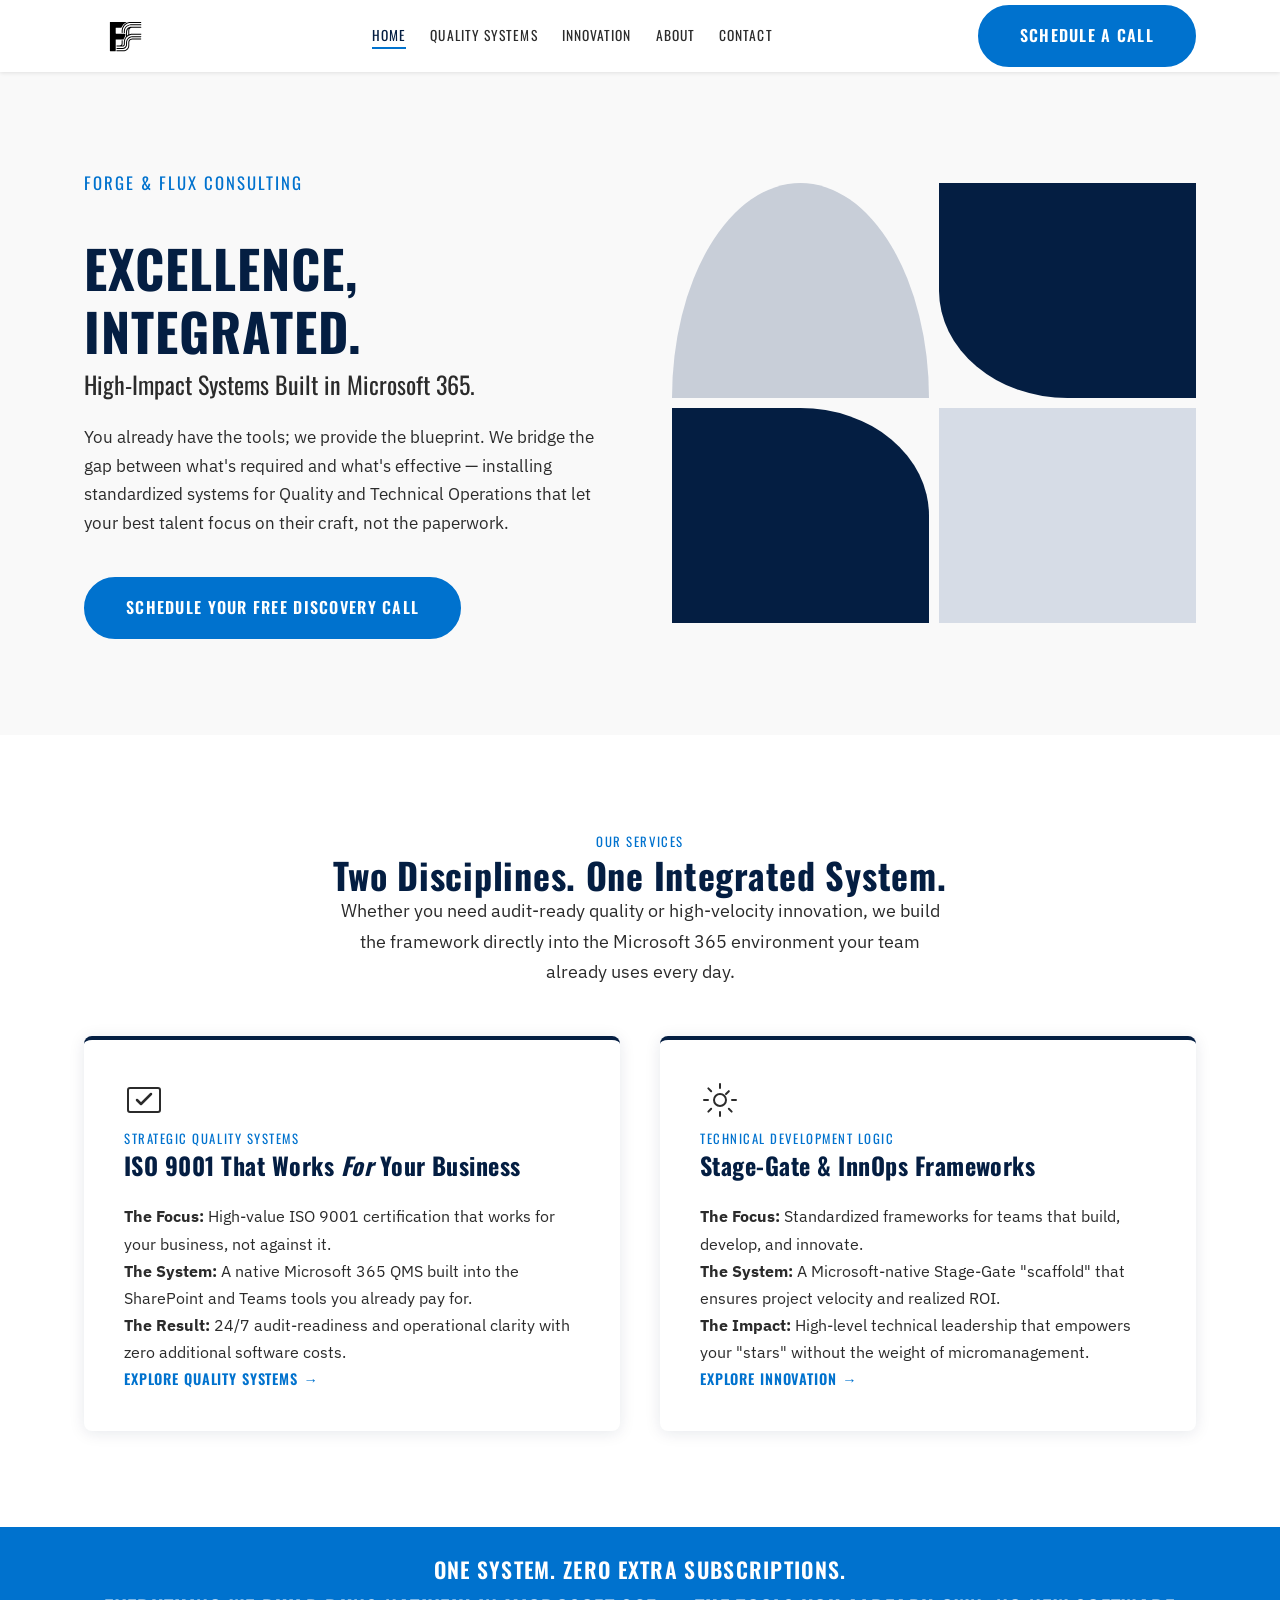
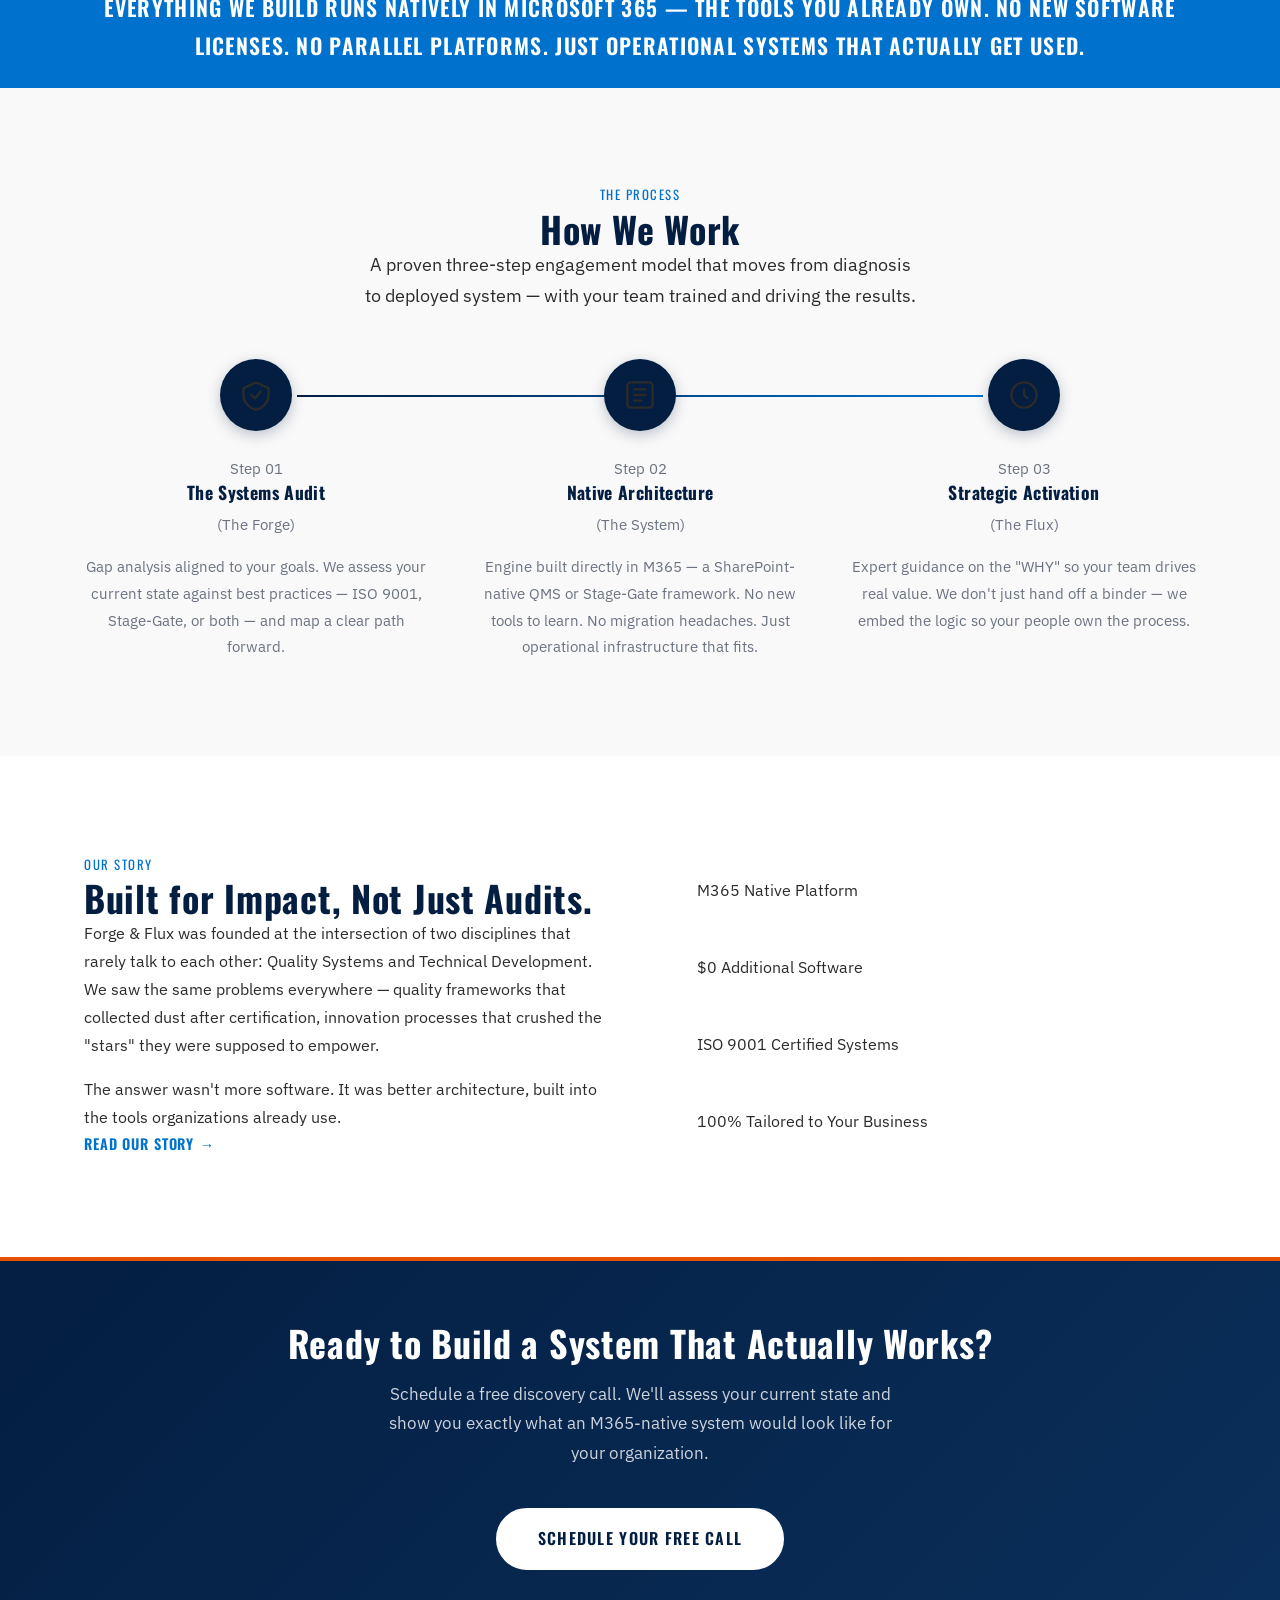
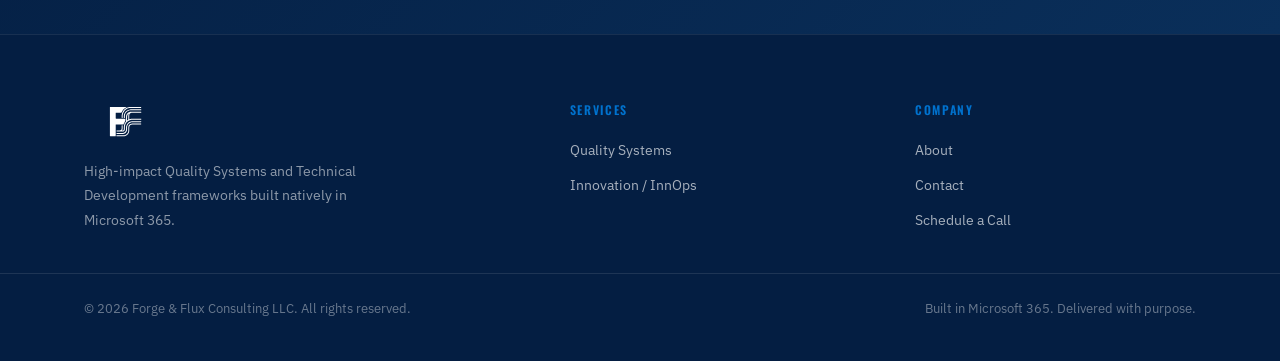
<file: index.html>
<!DOCTYPE html>
<html lang="en">
<head>
  <meta charset="UTF-8" />
  <meta name="viewport" content="width=device-width, initial-scale=1.0" />
  <title>Forge &amp; Flux Consulting | Excellence, Integrated.</title>
  <meta name="description" content="Forge &amp; Flux Consulting builds high-impact Quality Systems and Technical Development frameworks natively in Microsoft 365 — zero extra software, maximum operational clarity." />
  <link rel="canonical" href="https://forgefluxconsulting.com/index.html" />

  <!-- Favicon -->
  <link rel="icon" href="assets/favicon.ico" />

  <!-- Google Fonts -->
  <link rel="preconnect" href="https://fonts.googleapis.com" />
  <link rel="preconnect" href="https://fonts.gstatic.com" crossorigin />
  <link href="https://fonts.googleapis.com/css2?family=Oswald:wght@400;500;600;700&family=IBM+Plex+Sans:ital,wght@0,400;0,500;0,600;1,400&display=swap" rel="stylesheet" />

  <!-- Calendly -->
  <link href="https://assets.calendly.com/assets/external/widget.css" rel="stylesheet" />
  <script src="https://assets.calendly.com/assets/external/widget.js" async></script>

  <!-- Shared styles -->
  <link rel="stylesheet" href="css/style.css" />
</head>
<body>

  <!-- ============================================================
       NAVIGATION
  ============================================================ -->
  <nav class="site-nav" role="navigation" aria-label="Main navigation">
    <div class="nav-inner container">
      <a href="index.html" class="nav-logo" aria-label="Forge &amp; Flux Consulting — Home">
        <img src="assets/logo.svg" alt="Forge &amp; Flux Consulting" height="40" onerror="this.style.display='none';this.nextElementSibling.style.display='inline'" />
        <span class="nav-logo-text" style="display:none">Forge &amp; Flux</span>
      </a>

      <button class="nav-hamburger" aria-label="Open menu" aria-expanded="false" aria-controls="nav-links">
        <span class="bar"></span>
        <span class="bar"></span>
        <span class="bar"></span>
      </button>

      <ul class="nav-links" id="nav-links" role="list">
        <li><a href="index.html">Home</a></li>
        <li><a href="quality-systems.html">Quality Systems</a></li>
        <li><a href="innovation.html">Innovation</a></li>
        <li><a href="about.html">About</a></li>
        <li><a href="contact.html">Contact</a></li>
      </ul>

      <a href="#" class="btn btn-primary nav-cta" onclick="openCalendly(); return false;">Schedule a Call</a>
    </div>
  </nav>

  <!-- ============================================================
       HERO
  ============================================================ -->
  <section class="hero" aria-labelledby="hero-heading">
    <div class="container hero-inner">
      <div class="hero-content">
        <p class="label">Forge &amp; Flux Consulting</p>
        <h1 id="hero-heading">Excellence, Integrated.</h1>
        <h2>High-Impact Systems Built in Microsoft 365.</h2>
        <p class="lead">You already have the tools; we provide the blueprint. We bridge the gap between what's required and what's effective — installing standardized systems for Quality and Technical Operations that let your best talent focus on their craft, not the paperwork.</p>
        <a href="#" class="btn btn-primary" onclick="openCalendly(); return false;">Schedule Your Free Discovery Call</a>
      </div>
      <div class="hero-visual" aria-hidden="true">
        <div class="hero-shape hero-shape--arch"></div>
        <div class="hero-shape hero-shape--navy-tr"></div>
        <div class="hero-shape hero-shape--navy-bl"></div>
        <div class="hero-shape hero-shape--gray-br"></div>
      </div>
    </div>
  </section>

  <!-- ============================================================
       PILLARS
  ============================================================ -->
  <section class="section" aria-labelledby="pillars-heading">
    <div class="container">
      <p class="label" style="text-align:center">Our Services</p>
      <h2 id="pillars-heading" style="text-align:center">Two Disciplines. One Integrated System.</h2>
      <p style="text-align:center;max-width:600px;margin:0 auto 3rem" class="lead">Whether you need audit-ready quality or high-velocity innovation, we build the framework directly into the Microsoft 365 environment your team already uses every day.</p>

      <div class="grid-2">
        <div class="pillar-card">
          <div class="pillar-card__icon" aria-hidden="true">
            <svg width="40" height="40" viewBox="0 0 40 40" fill="none" xmlns="http://www.w3.org/2000/svg">
              <rect x="4" y="8" width="32" height="24" rx="2" stroke="currentColor" stroke-width="2" fill="none"/>
              <path d="M13 20l4 4 10-10" stroke="currentColor" stroke-width="2.5" stroke-linecap="round" stroke-linejoin="round"/>
            </svg>
          </div>
          <p class="label">Strategic Quality Systems</p>
          <h3>ISO 9001 That Works <em>For</em> Your Business</h3>
          <ul class="pillar-card__list">
            <li><strong>The Focus:</strong> High-value ISO 9001 certification that works for your business, not against it.</li>
            <li><strong>The System:</strong> A native Microsoft 365 QMS built into the SharePoint and Teams tools you already pay for.</li>
            <li><strong>The Result:</strong> 24/7 audit-readiness and operational clarity with zero additional software costs.</li>
          </ul>
          <a href="quality-systems.html" class="link-arrow">Explore Quality Systems</a>
        </div>

        <div class="pillar-card">
          <div class="pillar-card__icon" aria-hidden="true">
            <svg width="40" height="40" viewBox="0 0 40 40" fill="none" xmlns="http://www.w3.org/2000/svg">
              <circle cx="20" cy="20" r="6" stroke="currentColor" stroke-width="2" fill="none"/>
              <path d="M20 4v4M20 32v4M4 20h4M32 20h4M8.34 8.34l2.83 2.83M28.83 28.83l2.83 2.83M28.83 11.17l-2.83 2.83M11.17 28.83l-2.83 2.83" stroke="currentColor" stroke-width="2" stroke-linecap="round"/>
            </svg>
          </div>
          <p class="label">Technical Development Logic</p>
          <h3>Stage-Gate &amp; InnOps Frameworks</h3>
          <ul class="pillar-card__list">
            <li><strong>The Focus:</strong> Standardized frameworks for teams that build, develop, and innovate.</li>
            <li><strong>The System:</strong> A Microsoft-native Stage-Gate "scaffold" that ensures project velocity and realized ROI.</li>
            <li><strong>The Impact:</strong> High-level technical leadership that empowers your "stars" without the weight of micromanagement.</li>
          </ul>
          <a href="innovation.html" class="link-arrow">Explore Innovation</a>
        </div>
      </div>
    </div>
  </section>

  <!-- ============================================================
       FOUNDATION BAR
  ============================================================ -->
  <div class="foundation-bar">
    <div class="container foundation-bar__inner">
      <p class="foundation-bar__headline">One System. Zero Extra Subscriptions.</p>
      <p class="foundation-bar__sub">Everything we build runs natively in Microsoft 365 — the tools you already own. No new software licenses. No parallel platforms. Just operational systems that actually get used.</p>
    </div>
  </div>

  <!-- ============================================================
       HOW IT WORKS
  ============================================================ -->
  <section class="section section--gray" aria-labelledby="process-heading">
    <div class="container">
      <p class="label" style="text-align:center">The Process</p>
      <h2 id="process-heading" style="text-align:center">How We Work</h2>
      <p style="text-align:center;max-width:560px;margin:0 auto 3rem" class="lead">A proven three-step engagement model that moves from diagnosis to deployed system — with your team trained and driving the results.</p>

      <div class="steps">
        <div class="step">
          <div class="step-icon" aria-hidden="true">
            <svg width="28" height="28" viewBox="0 0 28 28" fill="none" xmlns="http://www.w3.org/2000/svg">
              <path d="M14 3L25 8v6c0 6-4.5 11-11 13C7.5 25 3 20 3 14V8l11-5z" stroke="currentColor" stroke-width="2" stroke-linejoin="round" fill="none"/>
              <path d="M10 14l3 3 5-6" stroke="currentColor" stroke-width="2" stroke-linecap="round" stroke-linejoin="round"/>
            </svg>
          </div>
          <p class="step__number">Step 01</p>
          <h3 class="step__title">The Systems Audit</h3>
          <p class="step__sub">(The Forge)</p>
          <p>Gap analysis aligned to your goals. We assess your current state against best practices — ISO 9001, Stage-Gate, or both — and map a clear path forward.</p>
        </div>

        <div class="step">
          <div class="step-icon" aria-hidden="true">
            <svg width="28" height="28" viewBox="0 0 28 28" fill="none" xmlns="http://www.w3.org/2000/svg">
              <rect x="3" y="3" width="22" height="22" rx="3" stroke="currentColor" stroke-width="2" fill="none"/>
              <path d="M9 9h10M9 14h10M9 19h6" stroke="currentColor" stroke-width="2" stroke-linecap="round"/>
            </svg>
          </div>
          <p class="step__number">Step 02</p>
          <h3 class="step__title">Native Architecture</h3>
          <p class="step__sub">(The System)</p>
          <p>Engine built directly in M365 — a SharePoint-native QMS or Stage-Gate framework. No new tools to learn. No migration headaches. Just operational infrastructure that fits.</p>
        </div>

        <div class="step">
          <div class="step-icon" aria-hidden="true">
            <svg width="28" height="28" viewBox="0 0 28 28" fill="none" xmlns="http://www.w3.org/2000/svg">
              <circle cx="14" cy="14" r="11" stroke="currentColor" stroke-width="2" fill="none"/>
              <path d="M14 9v5l3 3" stroke="currentColor" stroke-width="2" stroke-linecap="round"/>
            </svg>
          </div>
          <p class="step__number">Step 03</p>
          <h3 class="step__title">Strategic Activation</h3>
          <p class="step__sub">(The Flux)</p>
          <p>Expert guidance on the "WHY" so your team drives real value. We don't just hand off a binder — we embed the logic so your people own the process.</p>
        </div>
      </div>
    </div>
  </section>

  <!-- ============================================================
       ABOUT TEASER
  ============================================================ -->
  <section class="section" aria-labelledby="about-teaser-heading">
    <div class="container about-teaser-inner">
      <div class="about-teaser-content">
        <p class="label">Our Story</p>
        <h2 id="about-teaser-heading">Built for Impact, Not Just Audits.</h2>
        <p>Forge &amp; Flux was founded at the intersection of two disciplines that rarely talk to each other: Quality Systems and Technical Development. We saw the same problems everywhere — quality frameworks that collected dust after certification, innovation processes that crushed the "stars" they were supposed to empower.</p>
        <p>The answer wasn't more software. It was better architecture, built into the tools organizations already use.</p>
        <a href="about.html" class="link-arrow">Read Our Story</a>
      </div>
      <div class="about-teaser-stats">
        <div class="about-stat">
          <span class="about-stat__num">M365</span>
          <span class="about-stat__label">Native Platform</span>
        </div>
        <div class="about-stat">
          <span class="about-stat__num">$0</span>
          <span class="about-stat__label">Additional Software</span>
        </div>
        <div class="about-stat">
          <span class="about-stat__num">ISO</span>
          <span class="about-stat__label">9001 Certified Systems</span>
        </div>
        <div class="about-stat">
          <span class="about-stat__num">100%</span>
          <span class="about-stat__label">Tailored to Your Business</span>
        </div>
      </div>
    </div>
  </section>

  <!-- ============================================================
       CTA BANNER
  ============================================================ -->
  <section class="cta-banner cta-banner--orange" aria-labelledby="cta-heading">
    <div class="container cta-banner__inner">
      <div>
        <h2 id="cta-heading">Ready to Build a System That Actually Works?</h2>
        <p>Schedule a free discovery call. We'll assess your current state and show you exactly what an M365-native system would look like for your organization.</p>
      </div>
      <a href="#" class="btn btn-ghost" onclick="openCalendly(); return false;">Schedule Your Free Call</a>
    </div>
  </section>

  <!-- ============================================================
       FOOTER
  ============================================================ -->
  <footer class="footer" role="contentinfo">
    <div class="container footer-inner">
      <div class="footer-brand">
        <a href="index.html" class="nav-logo" aria-label="Forge &amp; Flux Consulting">
          <img src="assets/logo.svg" alt="Forge &amp; Flux Consulting" height="36" onerror="this.style.display='none';this.nextElementSibling.style.display='inline'" />
          <span class="nav-logo-text" style="display:none">Forge &amp; Flux</span>
        </a>
        <p>High-impact Quality Systems and Technical Development frameworks built natively in Microsoft 365.</p>
      </div>
      <nav class="footer-nav" aria-label="Footer navigation">
        <p class="footer-nav__heading">Services</p>
        <ul role="list">
          <li><a href="quality-systems.html">Quality Systems</a></li>
          <li><a href="innovation.html">Innovation / InnOps</a></li>
        </ul>
      </nav>
      <nav class="footer-nav" aria-label="Footer company links">
        <p class="footer-nav__heading">Company</p>
        <ul role="list">
          <li><a href="about.html">About</a></li>
          <li><a href="contact.html">Contact</a></li>
          <li><a href="#" onclick="openCalendly(); return false;">Schedule a Call</a></li>
        </ul>
      </nav>
    </div>
    <div class="footer-bottom">
      <div class="container footer-bottom__inner">
        <p>&copy; <script>document.write(new Date().getFullYear())</script> Forge &amp; Flux Consulting LLC. All rights reserved.</p>
        <p>Built in Microsoft 365. Delivered with purpose.</p>
      </div>
    </div>
  </footer>

  <!-- Shared JS -->
  <script src="js/main.js"></script>
</body>
</html>
</file>
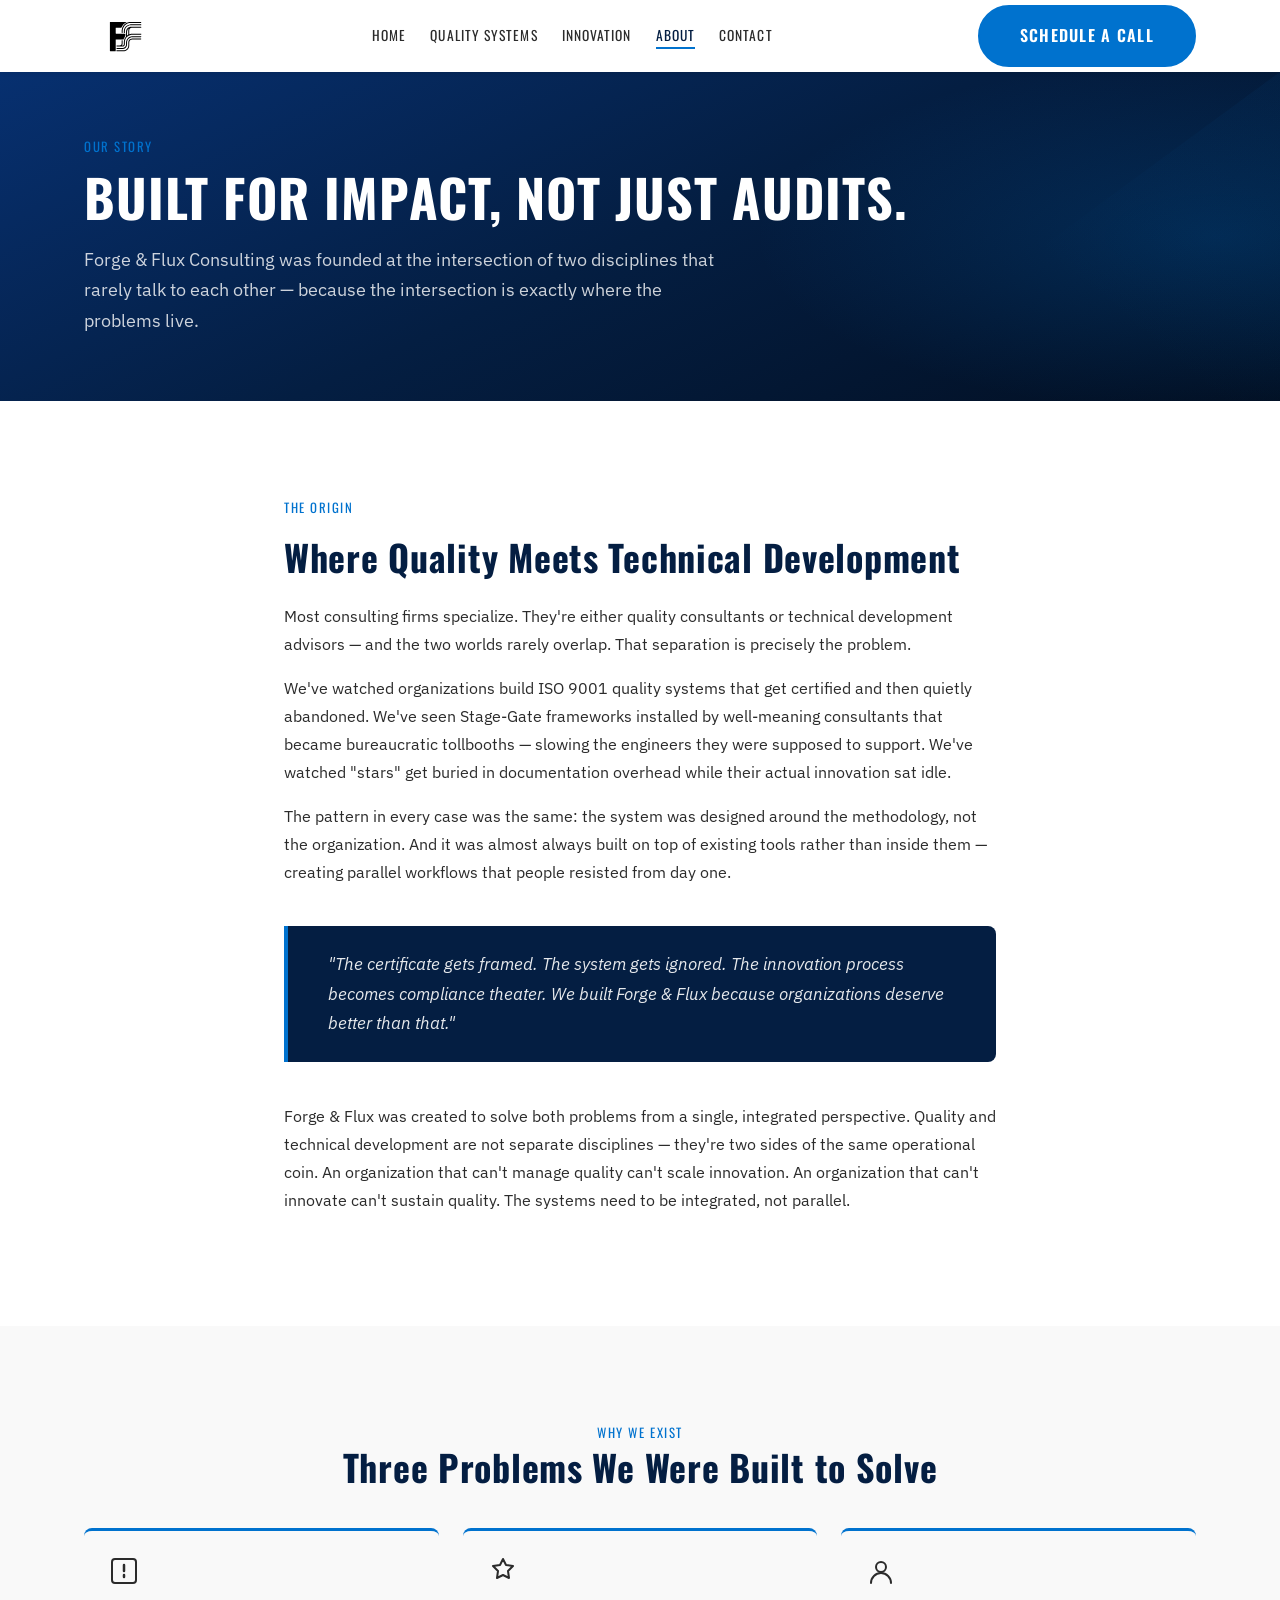
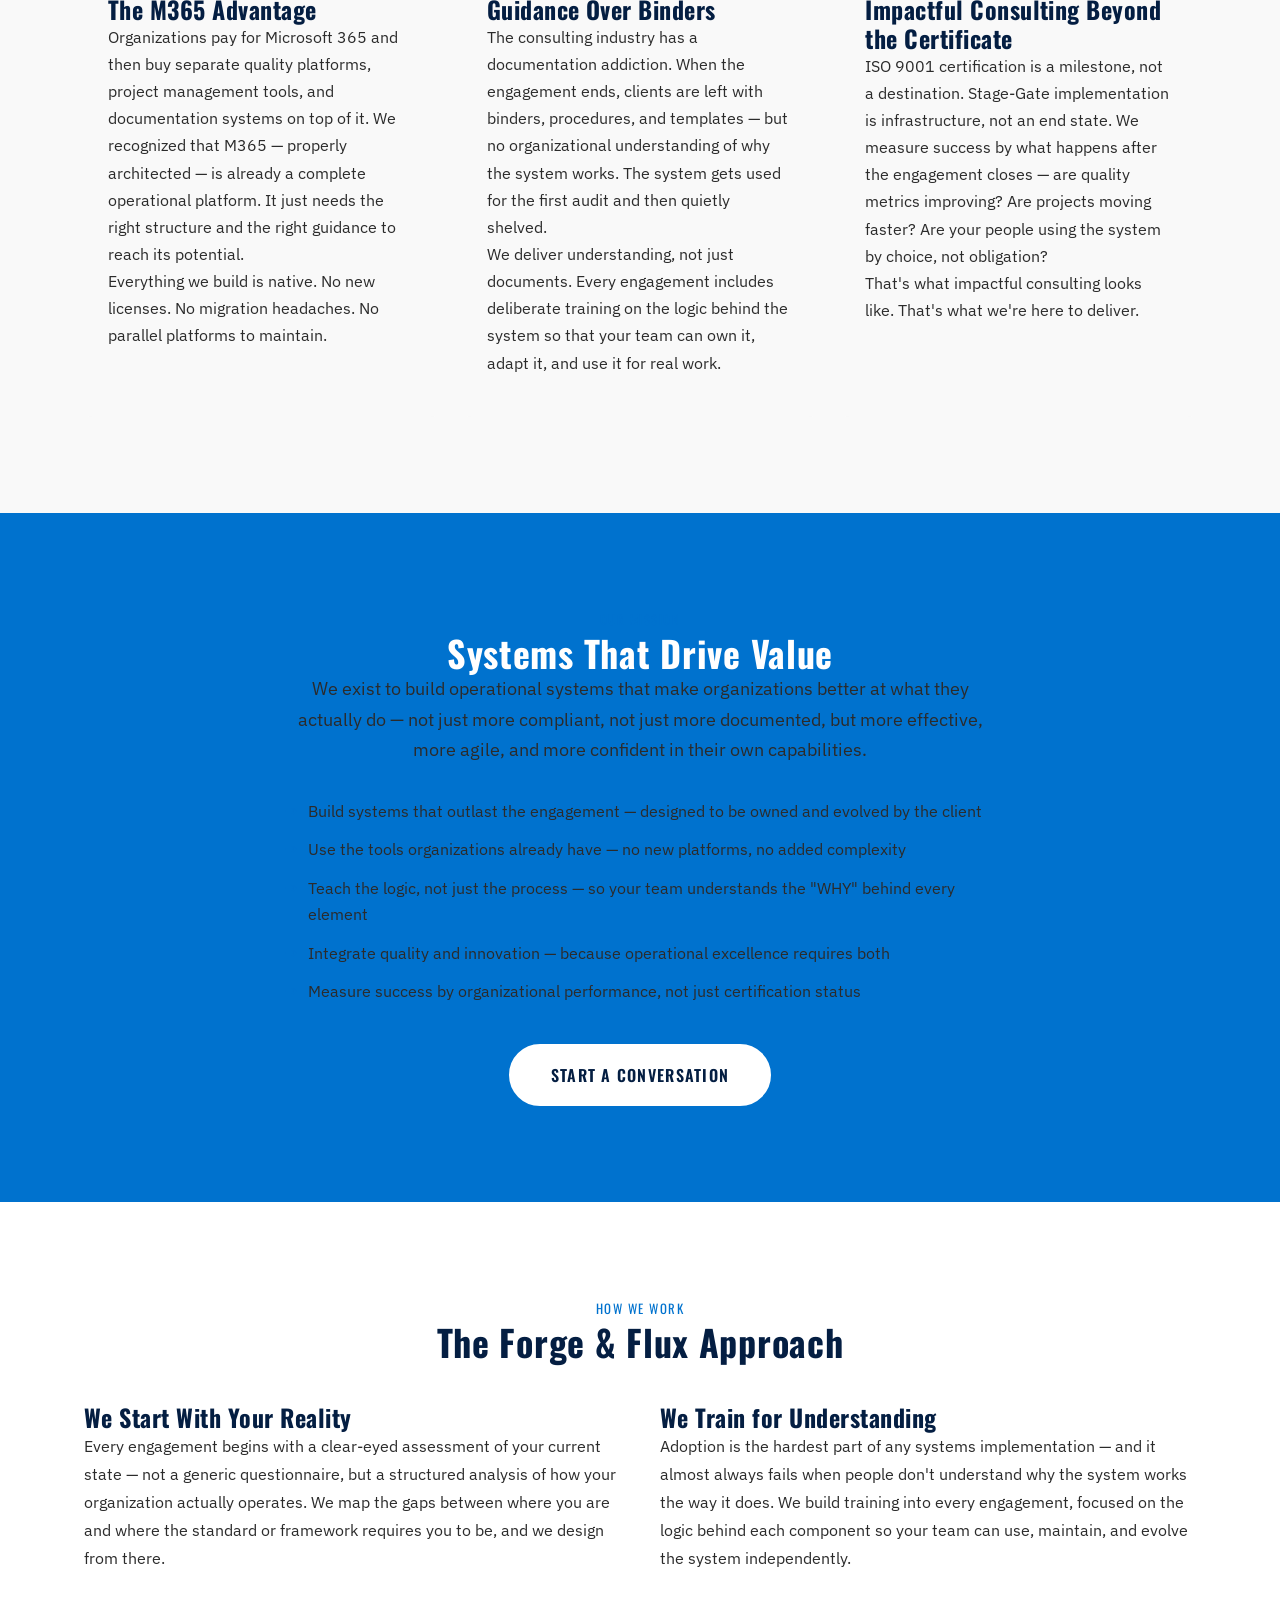
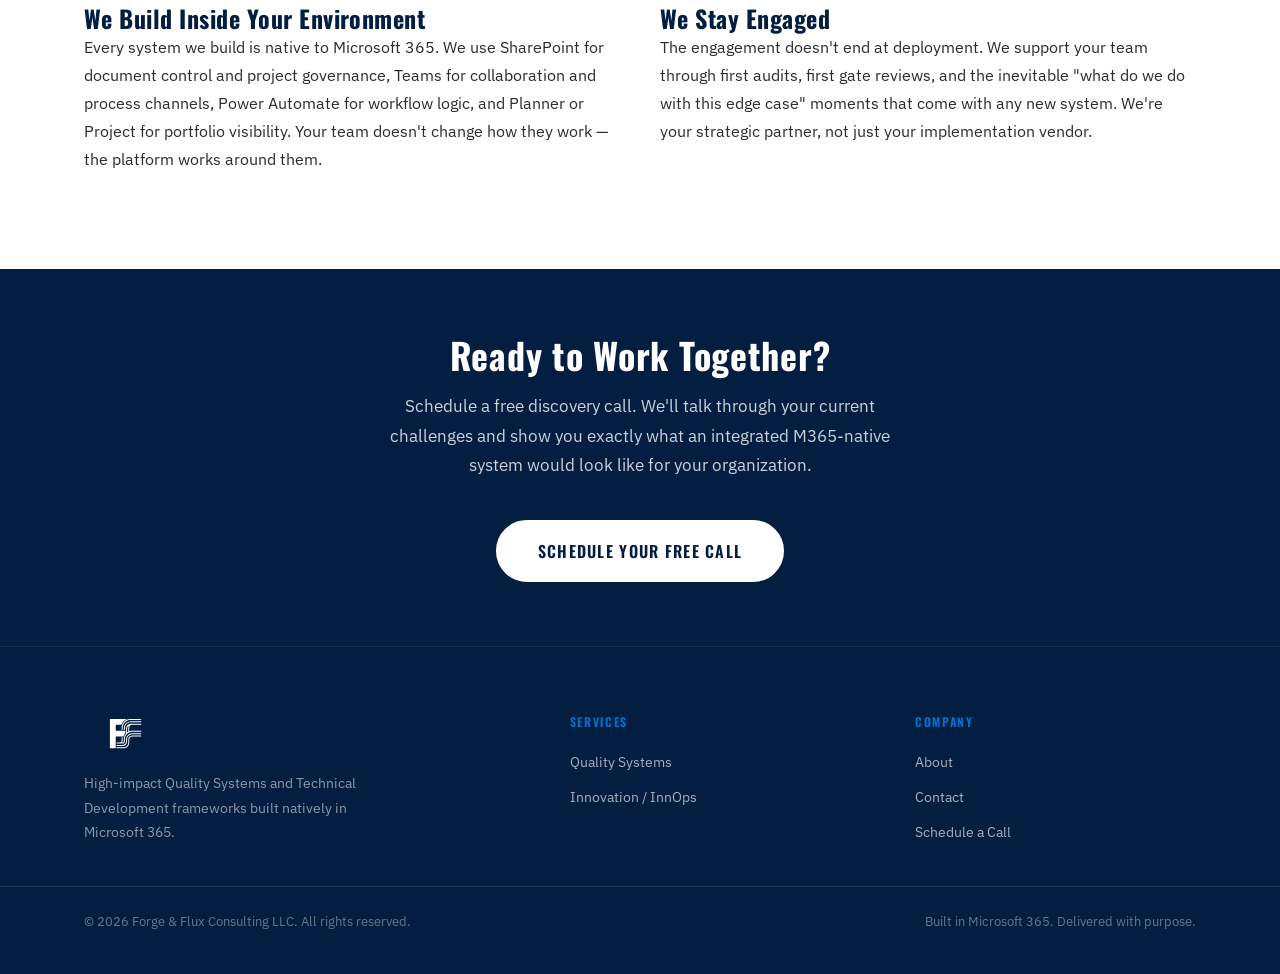
<file: about.html>
<!DOCTYPE html>
<html lang="en">
<head>
  <meta charset="UTF-8" />
  <meta name="viewport" content="width=device-width, initial-scale=1.0" />
  <title>About Forge &amp; Flux Consulting | Built for Impact, Not Just Audits</title>
  <meta name="description" content="Forge &amp; Flux Consulting was founded at the intersection of Quality Systems and Technical Development — built to deliver impact that outlasts the engagement." />
  <link rel="canonical" href="https://forgefluxconsulting.com/about.html" />

  <!-- Favicon -->
  <link rel="icon" href="assets/favicon.ico" />

  <!-- Google Fonts -->
  <link rel="preconnect" href="https://fonts.googleapis.com" />
  <link rel="preconnect" href="https://fonts.gstatic.com" crossorigin />
  <link href="https://fonts.googleapis.com/css2?family=Oswald:wght@400;500;600;700&family=IBM+Plex+Sans:ital,wght@0,400;0,500;0,600;1,400&display=swap" rel="stylesheet" />

  <!-- Calendly -->
  <link href="https://assets.calendly.com/assets/external/widget.css" rel="stylesheet" />
  <script src="https://assets.calendly.com/assets/external/widget.js" async></script>

  <!-- Shared styles -->
  <link rel="stylesheet" href="css/style.css" />
</head>
<body>

  <!-- ============================================================
       NAVIGATION
  ============================================================ -->
  <nav class="site-nav" role="navigation" aria-label="Main navigation">
    <div class="nav-inner container">
      <a href="index.html" class="nav-logo" aria-label="Forge &amp; Flux Consulting — Home">
        <img src="assets/logo.svg" alt="Forge &amp; Flux Consulting" height="40" onerror="this.style.display='none';this.nextElementSibling.style.display='inline'" />
        <span class="nav-logo-text" style="display:none">Forge &amp; Flux</span>
      </a>

      <button class="nav-hamburger" aria-label="Open menu" aria-expanded="false" aria-controls="nav-links">
        <span class="bar"></span>
        <span class="bar"></span>
        <span class="bar"></span>
      </button>

      <ul class="nav-links" id="nav-links" role="list">
        <li><a href="index.html">Home</a></li>
        <li><a href="quality-systems.html">Quality Systems</a></li>
        <li><a href="innovation.html">Innovation</a></li>
        <li><a href="about.html">About</a></li>
        <li><a href="contact.html">Contact</a></li>
      </ul>

      <a href="#" class="btn btn-primary nav-cta" onclick="openCalendly(); return false;">Schedule a Call</a>
    </div>
  </nav>

  <!-- ============================================================
       PAGE HERO
  ============================================================ -->
  <section class="page-hero" aria-labelledby="about-hero-heading">
    <div class="container">
      <p class="label">Our Story</p>
      <h1 id="about-hero-heading">Built for Impact, Not Just Audits.</h1>
      <p class="lead">Forge &amp; Flux Consulting was founded at the intersection of two disciplines that rarely talk to each other — because the intersection is exactly where the problems live.</p>
    </div>
  </section>

  <!-- ============================================================
       OUR STORY
  ============================================================ -->
  <section class="section" aria-labelledby="story-heading">
    <div class="container story-inner">
      <div class="story-content">
        <p class="label">The Origin</p>
        <h2 id="story-heading">Where Quality Meets Technical Development</h2>

        <p>Most consulting firms specialize. They're either quality consultants or technical development advisors — and the two worlds rarely overlap. That separation is precisely the problem.</p>

        <p>We've watched organizations build ISO 9001 quality systems that get certified and then quietly abandoned. We've seen Stage-Gate frameworks installed by well-meaning consultants that became bureaucratic tollbooths — slowing the engineers they were supposed to support. We've watched "stars" get buried in documentation overhead while their actual innovation sat idle.</p>

        <p>The pattern in every case was the same: the system was designed around the methodology, not the organization. And it was almost always built on top of existing tools rather than inside them — creating parallel workflows that people resisted from day one.</p>

        <div class="callout-box">
          <p>"The certificate gets framed. The system gets ignored. The innovation process becomes compliance theater. We built Forge &amp; Flux because organizations deserve better than that."</p>
        </div>

        <p>Forge &amp; Flux was created to solve both problems from a single, integrated perspective. Quality and technical development are not separate disciplines — they're two sides of the same operational coin. An organization that can't manage quality can't scale innovation. An organization that can't innovate can't sustain quality. The systems need to be integrated, not parallel.</p>
      </div>
    </div>
  </section>

  <!-- ============================================================
       WHY WE CREATED FORGE & FLUX
  ============================================================ -->
  <section class="section section--gray" aria-labelledby="why-heading">
    <div class="container">
      <p class="label" style="text-align:center">Why We Exist</p>
      <h2 id="why-heading" style="text-align:center">Three Problems We Were Built to Solve</h2>

      <div class="detail-grid" style="margin-top:2.5rem">
        <div class="detail-card">
          <div class="detail-card__icon" aria-hidden="true">
            <svg width="32" height="32" viewBox="0 0 32 32" fill="none" xmlns="http://www.w3.org/2000/svg">
              <rect x="4" y="4" width="24" height="24" rx="3" stroke="currentColor" stroke-width="2" fill="none"/>
              <path d="M16 10v6M16 20v2" stroke="currentColor" stroke-width="2.5" stroke-linecap="round"/>
            </svg>
          </div>
          <h3>The M365 Advantage</h3>
          <p>Organizations pay for Microsoft 365 and then buy separate quality platforms, project management tools, and documentation systems on top of it. We recognized that M365 — properly architected — is already a complete operational platform. It just needs the right structure and the right guidance to reach its potential.</p>
          <p>Everything we build is native. No new licenses. No migration headaches. No parallel platforms to maintain.</p>
        </div>

        <div class="detail-card">
          <div class="detail-card__icon" aria-hidden="true">
            <svg width="32" height="32" viewBox="0 0 32 32" fill="none" xmlns="http://www.w3.org/2000/svg">
              <path d="M16 4l3 6 7 1-5 5 1 7-6-3-6 3 1-7-5-5 7-1 3-6z" stroke="currentColor" stroke-width="2" stroke-linejoin="round" fill="none"/>
            </svg>
          </div>
          <h3>Guidance Over Binders</h3>
          <p>The consulting industry has a documentation addiction. When the engagement ends, clients are left with binders, procedures, and templates — but no organizational understanding of why the system works. The system gets used for the first audit and then quietly shelved.</p>
          <p>We deliver understanding, not just documents. Every engagement includes deliberate training on the logic behind the system so that your team can own it, adapt it, and use it for real work.</p>
        </div>

        <div class="detail-card">
          <div class="detail-card__icon" aria-hidden="true">
            <svg width="32" height="32" viewBox="0 0 32 32" fill="none" xmlns="http://www.w3.org/2000/svg">
              <circle cx="16" cy="12" r="5" stroke="currentColor" stroke-width="2" fill="none"/>
              <path d="M6 28c0-5.52 4.48-10 10-10s10 4.48 10 10" stroke="currentColor" stroke-width="2" stroke-linecap="round"/>
            </svg>
          </div>
          <h3>Impactful Consulting Beyond the Certificate</h3>
          <p>ISO 9001 certification is a milestone, not a destination. Stage-Gate implementation is infrastructure, not an end state. We measure success by what happens after the engagement closes — are quality metrics improving? Are projects moving faster? Are your people using the system by choice, not obligation?</p>
          <p>That's what impactful consulting looks like. That's what we're here to deliver.</p>
        </div>
      </div>
    </div>
  </section>

  <!-- ============================================================
       OUR MISSION
  ============================================================ -->
  <section class="section section--blue" aria-labelledby="mission-heading">
    <div class="container" style="max-width:760px">
      <p class="label" style="text-align:center">Our Mission</p>
      <h2 id="mission-heading" style="text-align:center">Systems That Drive Value</h2>
      <p class="lead" style="text-align:center">We exist to build operational systems that make organizations better at what they actually do — not just more compliant, not just more documented, but more effective, more agile, and more confident in their own capabilities.</p>

      <ul class="mission-list" style="margin-top:2rem">
        <li>Build systems that outlast the engagement — designed to be owned and evolved by the client</li>
        <li>Use the tools organizations already have — no new platforms, no added complexity</li>
        <li>Teach the logic, not just the process — so your team understands the "WHY" behind every element</li>
        <li>Integrate quality and innovation — because operational excellence requires both</li>
        <li>Measure success by organizational performance, not just certification status</li>
      </ul>

      <div style="text-align:center;margin-top:2.5rem">
        <a href="#" class="btn btn-ghost" onclick="openCalendly(); return false;">Start a Conversation</a>
      </div>
    </div>
  </section>

  <!-- ============================================================
       VALUES / APPROACH
  ============================================================ -->
  <section class="section" aria-labelledby="approach-heading">
    <div class="container">
      <p class="label" style="text-align:center">How We Work</p>
      <h2 id="approach-heading" style="text-align:center">The Forge &amp; Flux Approach</h2>

      <div class="grid-2" style="margin-top:2.5rem;align-items:start">
        <div>
          <h3>We Start With Your Reality</h3>
          <p>Every engagement begins with a clear-eyed assessment of your current state — not a generic questionnaire, but a structured analysis of how your organization actually operates. We map the gaps between where you are and where the standard or framework requires you to be, and we design from there.</p>

          <h3 style="margin-top:2rem">We Build Inside Your Environment</h3>
          <p>Every system we build is native to Microsoft 365. We use SharePoint for document control and project governance, Teams for collaboration and process channels, Power Automate for workflow logic, and Planner or Project for portfolio visibility. Your team doesn't change how they work — the platform works around them.</p>
        </div>
        <div>
          <h3>We Train for Understanding</h3>
          <p>Adoption is the hardest part of any systems implementation — and it almost always fails when people don't understand why the system works the way it does. We build training into every engagement, focused on the logic behind each component so your team can use, maintain, and evolve the system independently.</p>

          <h3 style="margin-top:2rem">We Stay Engaged</h3>
          <p>The engagement doesn't end at deployment. We support your team through first audits, first gate reviews, and the inevitable "what do we do with this edge case" moments that come with any new system. We're your strategic partner, not just your implementation vendor.</p>
        </div>
      </div>
    </div>
  </section>

  <!-- ============================================================
       CTA BANNER
  ============================================================ -->
  <section class="cta-banner" aria-labelledby="about-cta-heading">
    <div class="container cta-banner__inner">
      <div>
        <h2 id="about-cta-heading">Ready to Work Together?</h2>
        <p>Schedule a free discovery call. We'll talk through your current challenges and show you exactly what an integrated M365-native system would look like for your organization.</p>
      </div>
      <a href="#" class="btn btn-ghost" onclick="openCalendly(); return false;">Schedule Your Free Call</a>
    </div>
  </section>

  <!-- ============================================================
       FOOTER
  ============================================================ -->
  <footer class="footer" role="contentinfo">
    <div class="container footer-inner">
      <div class="footer-brand">
        <a href="index.html" class="nav-logo" aria-label="Forge &amp; Flux Consulting">
          <img src="assets/logo.svg" alt="Forge &amp; Flux Consulting" height="36" onerror="this.style.display='none';this.nextElementSibling.style.display='inline'" />
          <span class="nav-logo-text" style="display:none">Forge &amp; Flux</span>
        </a>
        <p>High-impact Quality Systems and Technical Development frameworks built natively in Microsoft 365.</p>
      </div>
      <nav class="footer-nav" aria-label="Footer navigation">
        <p class="footer-nav__heading">Services</p>
        <ul role="list">
          <li><a href="quality-systems.html">Quality Systems</a></li>
          <li><a href="innovation.html">Innovation / InnOps</a></li>
        </ul>
      </nav>
      <nav class="footer-nav" aria-label="Footer company links">
        <p class="footer-nav__heading">Company</p>
        <ul role="list">
          <li><a href="about.html">About</a></li>
          <li><a href="contact.html">Contact</a></li>
          <li><a href="#" onclick="openCalendly(); return false;">Schedule a Call</a></li>
        </ul>
      </nav>
    </div>
    <div class="footer-bottom">
      <div class="container footer-bottom__inner">
        <p>&copy; <script>document.write(new Date().getFullYear())</script> Forge &amp; Flux Consulting LLC. All rights reserved.</p>
        <p>Built in Microsoft 365. Delivered with purpose.</p>
      </div>
    </div>
  </footer>

  <script src="js/main.js"></script>
</body>
</html>
</file>
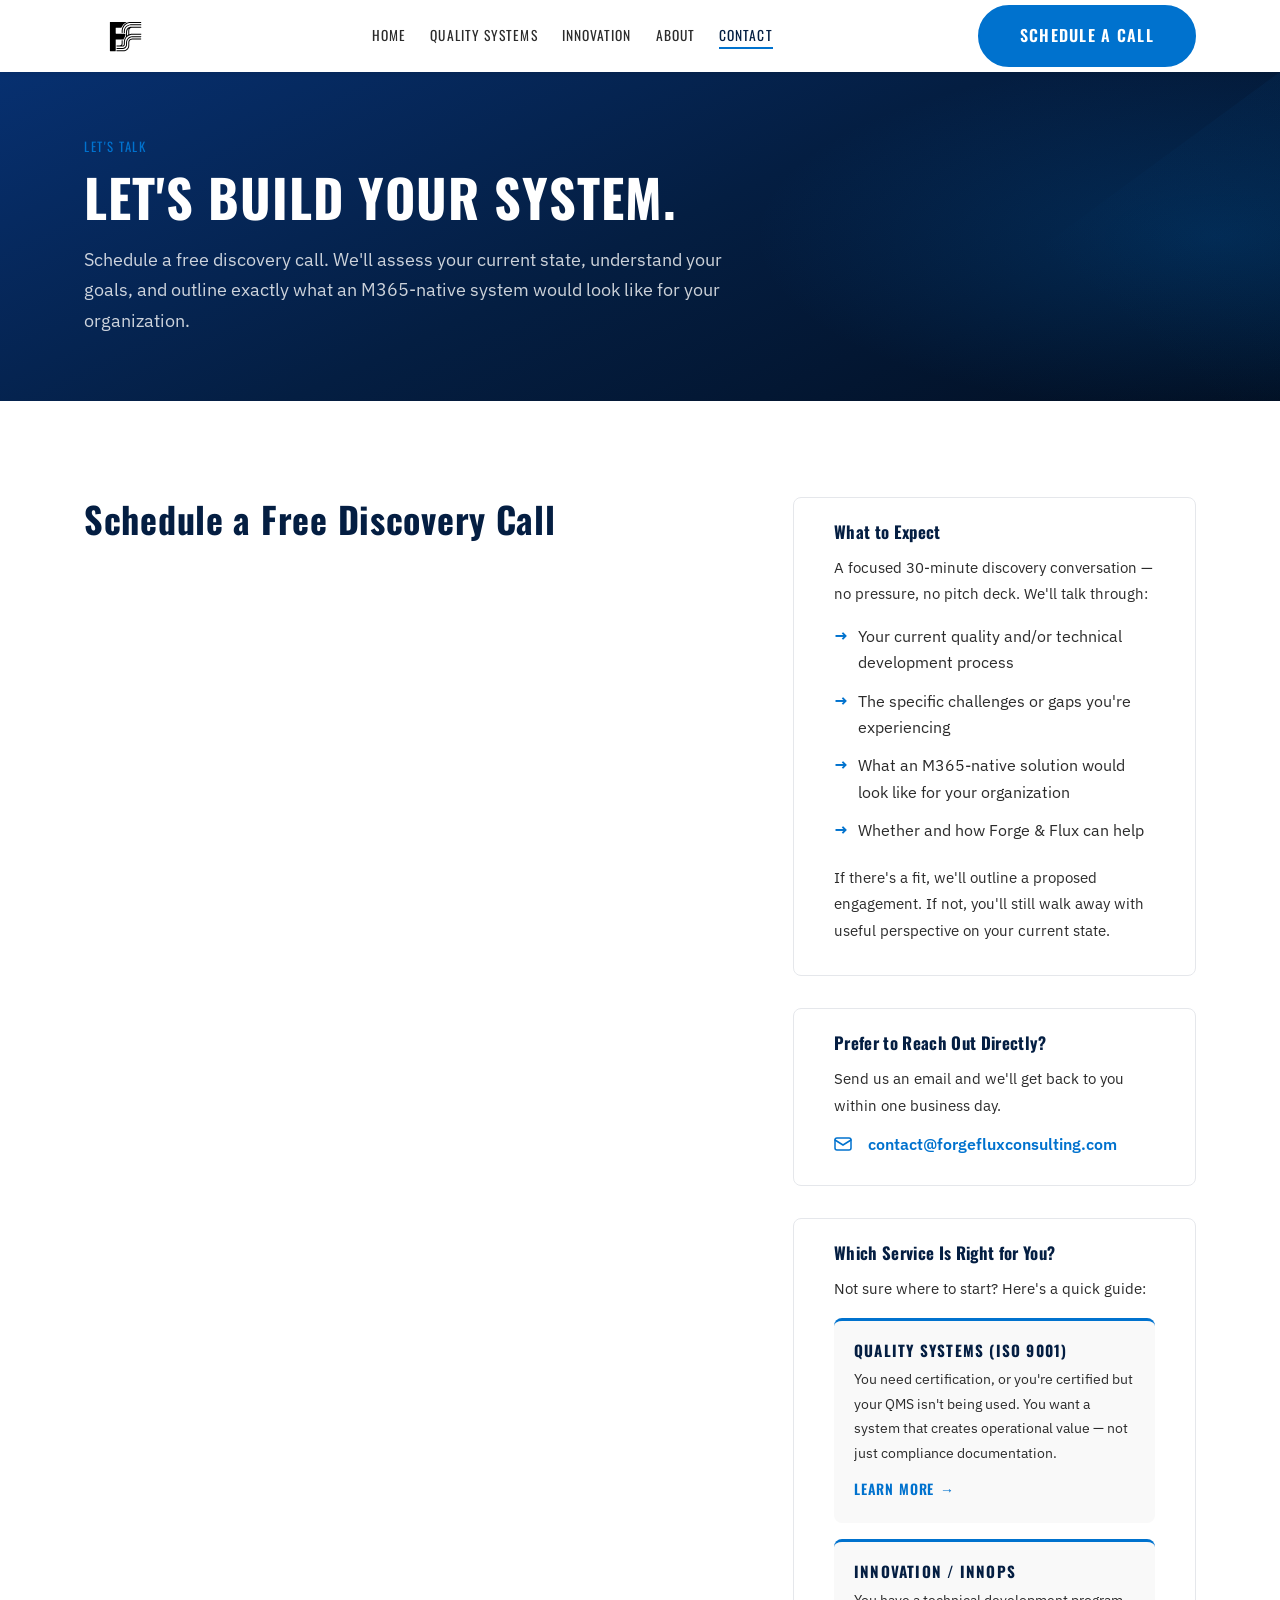
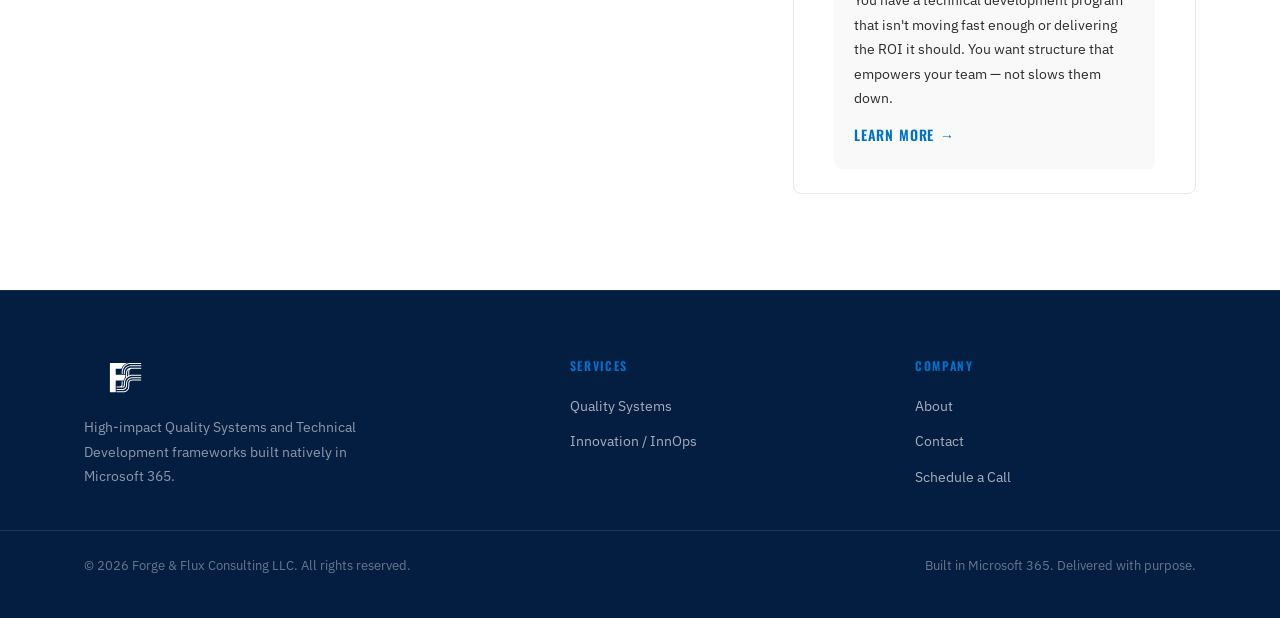
<file: contact.html>
<!DOCTYPE html>
<html lang="en">
<head>
  <meta charset="UTF-8" />
  <meta name="viewport" content="width=device-width, initial-scale=1.0" />
  <title>Contact &amp; Schedule | Forge &amp; Flux Consulting</title>
  <meta name="description" content="Schedule a free discovery call with Forge &amp; Flux Consulting. We'll assess your current state and show you exactly what an M365-native system would look like for your organization." />
  <link rel="canonical" href="https://forgefluxconsulting.com/contact.html" />

  <!-- Favicon -->
  <link rel="icon" href="assets/favicon.ico" />

  <!-- Google Fonts -->
  <link rel="preconnect" href="https://fonts.googleapis.com" />
  <link rel="preconnect" href="https://fonts.gstatic.com" crossorigin />
  <link href="https://fonts.googleapis.com/css2?family=Oswald:wght@400;500;600;700&family=IBM+Plex+Sans:ital,wght@0,400;0,500;0,600;1,400&display=swap" rel="stylesheet" />

  <!-- Calendly inline widget CSS -->
  <link href="https://assets.calendly.com/assets/external/widget.css" rel="stylesheet" />
  <script src="https://assets.calendly.com/assets/external/widget.js" async></script>

  <!-- Shared styles -->
  <link rel="stylesheet" href="css/style.css" />
</head>
<body>

  <!-- ============================================================
       NAVIGATION
  ============================================================ -->
  <nav class="site-nav" role="navigation" aria-label="Main navigation">
    <div class="nav-inner container">
      <a href="index.html" class="nav-logo" aria-label="Forge &amp; Flux Consulting — Home">
        <img src="assets/logo.svg" alt="Forge &amp; Flux Consulting" height="40" onerror="this.style.display='none';this.nextElementSibling.style.display='inline'" />
        <span class="nav-logo-text" style="display:none">Forge &amp; Flux</span>
      </a>

      <button class="nav-hamburger" aria-label="Open menu" aria-expanded="false" aria-controls="nav-links">
        <span class="bar"></span>
        <span class="bar"></span>
        <span class="bar"></span>
      </button>

      <ul class="nav-links" id="nav-links" role="list">
        <li><a href="index.html">Home</a></li>
        <li><a href="quality-systems.html">Quality Systems</a></li>
        <li><a href="innovation.html">Innovation</a></li>
        <li><a href="about.html">About</a></li>
        <li><a href="contact.html">Contact</a></li>
      </ul>

      <a href="#" class="btn btn-primary nav-cta" onclick="openCalendly(); return false;">Schedule a Call</a>
    </div>
  </nav>

  <!-- ============================================================
       PAGE HERO
  ============================================================ -->
  <section class="page-hero" aria-labelledby="contact-hero-heading">
    <div class="container">
      <p class="label">Let's Talk</p>
      <h1 id="contact-hero-heading">Let's Build Your System.</h1>
      <p class="lead">Schedule a free discovery call. We'll assess your current state, understand your goals, and outline exactly what an M365-native system would look like for your organization.</p>
    </div>
  </section>

  <!-- ============================================================
       CONTACT LAYOUT: CALENDLY + SIDEBAR
  ============================================================ -->
  <section class="section" aria-labelledby="schedule-heading">
    <div class="container contact-layout">

      <!-- Calendly inline embed -->
      <div class="contact-calendar">
        <h2 id="schedule-heading" style="margin-bottom:1.5rem">Schedule a Free Discovery Call</h2>
        <div
          class="calendly-inline-widget"
          data-url="https://calendly.com/sam-forgefluxconsulting/30min?hide_landing_page_details=1&hide_gdpr_banner=1"
          aria-label="Calendly scheduling widget"
        ></div>
        <script type="text/javascript">
          // Initialize the inline widget after the Calendly script loads
          window.addEventListener('load', function () {
            if (typeof Calendly !== 'undefined' && Calendly.initInlineWidgets) {
              Calendly.initInlineWidgets();
            }
          });
        </script>
      </div>

      <!-- Contact sidebar -->
      <aside class="contact-sidebar" aria-label="Contact information">
        <div class="contact-info-block">
          <h3>What to Expect</h3>
          <p>A focused 30-minute discovery conversation — no pressure, no pitch deck. We'll talk through:</p>
          <ul class="mission-list" style="margin-top:1rem">
            <li>Your current quality and/or technical development process</li>
            <li>The specific challenges or gaps you're experiencing</li>
            <li>What an M365-native solution would look like for your organization</li>
            <li>Whether and how Forge &amp; Flux can help</li>
          </ul>
          <p style="margin-top:1.25rem">If there's a fit, we'll outline a proposed engagement. If not, you'll still walk away with useful perspective on your current state.</p>
        </div>

        <div class="contact-info-block" style="margin-top:2rem">
          <h3>Prefer to Reach Out Directly?</h3>
          <p>Send us an email and we'll get back to you within one business day.</p>
          <a href="mailto:contact@forgefluxconsulting.com" class="contact-email-link">
            <svg width="18" height="18" viewBox="0 0 18 18" fill="none" xmlns="http://www.w3.org/2000/svg" aria-hidden="true" style="vertical-align:middle;margin-right:0.5rem">
              <rect x="1" y="3" width="16" height="12" rx="2" stroke="currentColor" stroke-width="1.5" fill="none"/>
              <path d="M1 5l8 5 8-5" stroke="currentColor" stroke-width="1.5" stroke-linecap="round"/>
            </svg>
            contact@forgefluxconsulting.com
          </a>
        </div>

        <div class="contact-info-block" style="margin-top:2rem">
          <h3>Which Service Is Right for You?</h3>
          <p>Not sure where to start? Here's a quick guide:</p>
          <div class="detail-card" style="margin-top:1rem;padding:1.25rem">
            <h4 style="font-size:0.95rem;margin-bottom:0.5rem">Quality Systems (ISO 9001)</h4>
            <p style="font-size:0.875rem;margin:0">You need certification, or you're certified but your QMS isn't being used. You want a system that creates operational value — not just compliance documentation.</p>
            <a href="quality-systems.html" class="link-arrow" style="margin-top:0.75rem;font-size:0.875rem">Learn more</a>
          </div>
          <div class="detail-card" style="margin-top:1rem;padding:1.25rem">
            <h4 style="font-size:0.95rem;margin-bottom:0.5rem">Innovation / InnOps</h4>
            <p style="font-size:0.875rem;margin:0">You have a technical development program that isn't moving fast enough or delivering the ROI it should. You want structure that empowers your team — not slows them down.</p>
            <a href="innovation.html" class="link-arrow" style="margin-top:0.75rem;font-size:0.875rem">Learn more</a>
          </div>
        </div>
      </aside>

    </div>
  </section>

  <!-- ============================================================
       FOOTER
  ============================================================ -->
  <footer class="footer" role="contentinfo">
    <div class="container footer-inner">
      <div class="footer-brand">
        <a href="index.html" class="nav-logo" aria-label="Forge &amp; Flux Consulting">
          <img src="assets/logo.svg" alt="Forge &amp; Flux Consulting" height="36" onerror="this.style.display='none';this.nextElementSibling.style.display='inline'" />
          <span class="nav-logo-text" style="display:none">Forge &amp; Flux</span>
        </a>
        <p>High-impact Quality Systems and Technical Development frameworks built natively in Microsoft 365.</p>
      </div>
      <nav class="footer-nav" aria-label="Footer navigation">
        <p class="footer-nav__heading">Services</p>
        <ul role="list">
          <li><a href="quality-systems.html">Quality Systems</a></li>
          <li><a href="innovation.html">Innovation / InnOps</a></li>
        </ul>
      </nav>
      <nav class="footer-nav" aria-label="Footer company links">
        <p class="footer-nav__heading">Company</p>
        <ul role="list">
          <li><a href="about.html">About</a></li>
          <li><a href="contact.html">Contact</a></li>
          <li><a href="#" onclick="openCalendly(); return false;">Schedule a Call</a></li>
        </ul>
      </nav>
    </div>
    <div class="footer-bottom">
      <div class="container footer-bottom__inner">
        <p>&copy; <script>document.write(new Date().getFullYear())</script> Forge &amp; Flux Consulting LLC. All rights reserved.</p>
        <p>Built in Microsoft 365. Delivered with purpose.</p>
      </div>
    </div>
  </footer>

  <script src="js/main.js"></script>
</body>
</html>
</file>
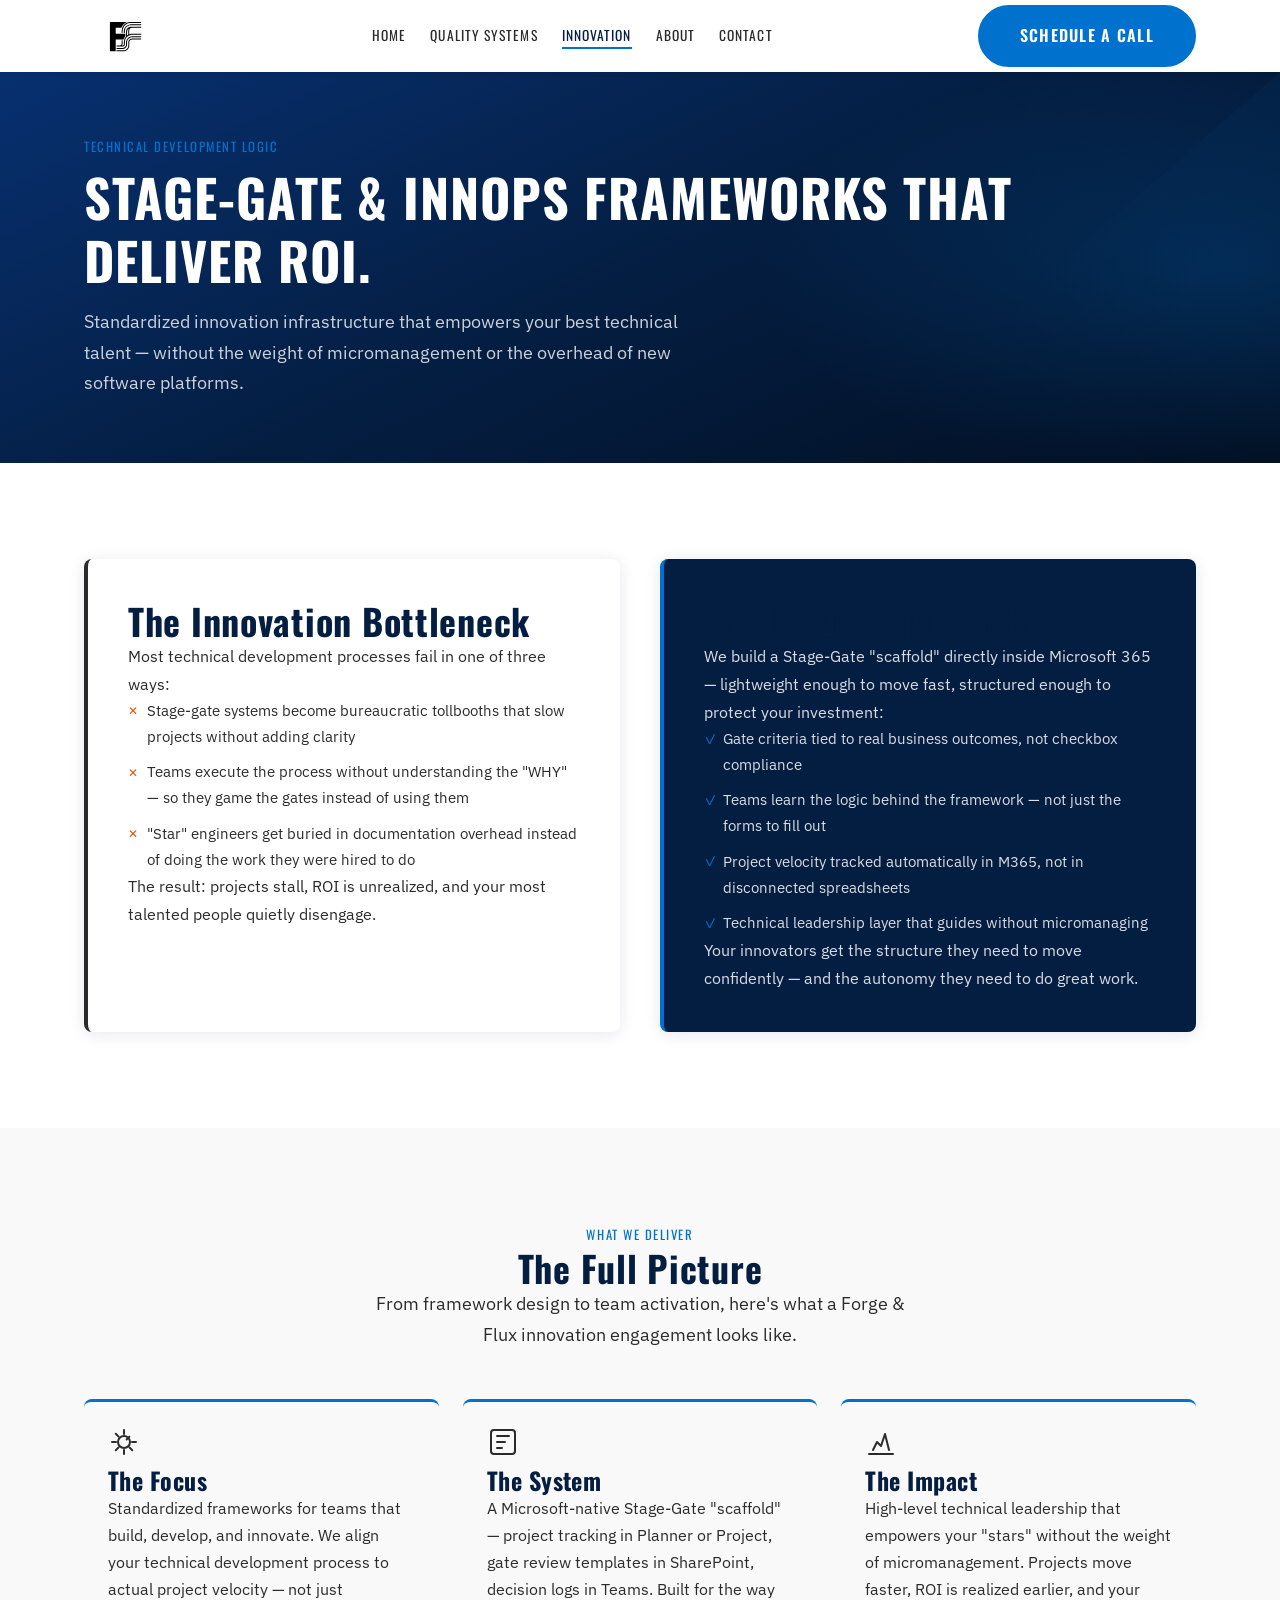
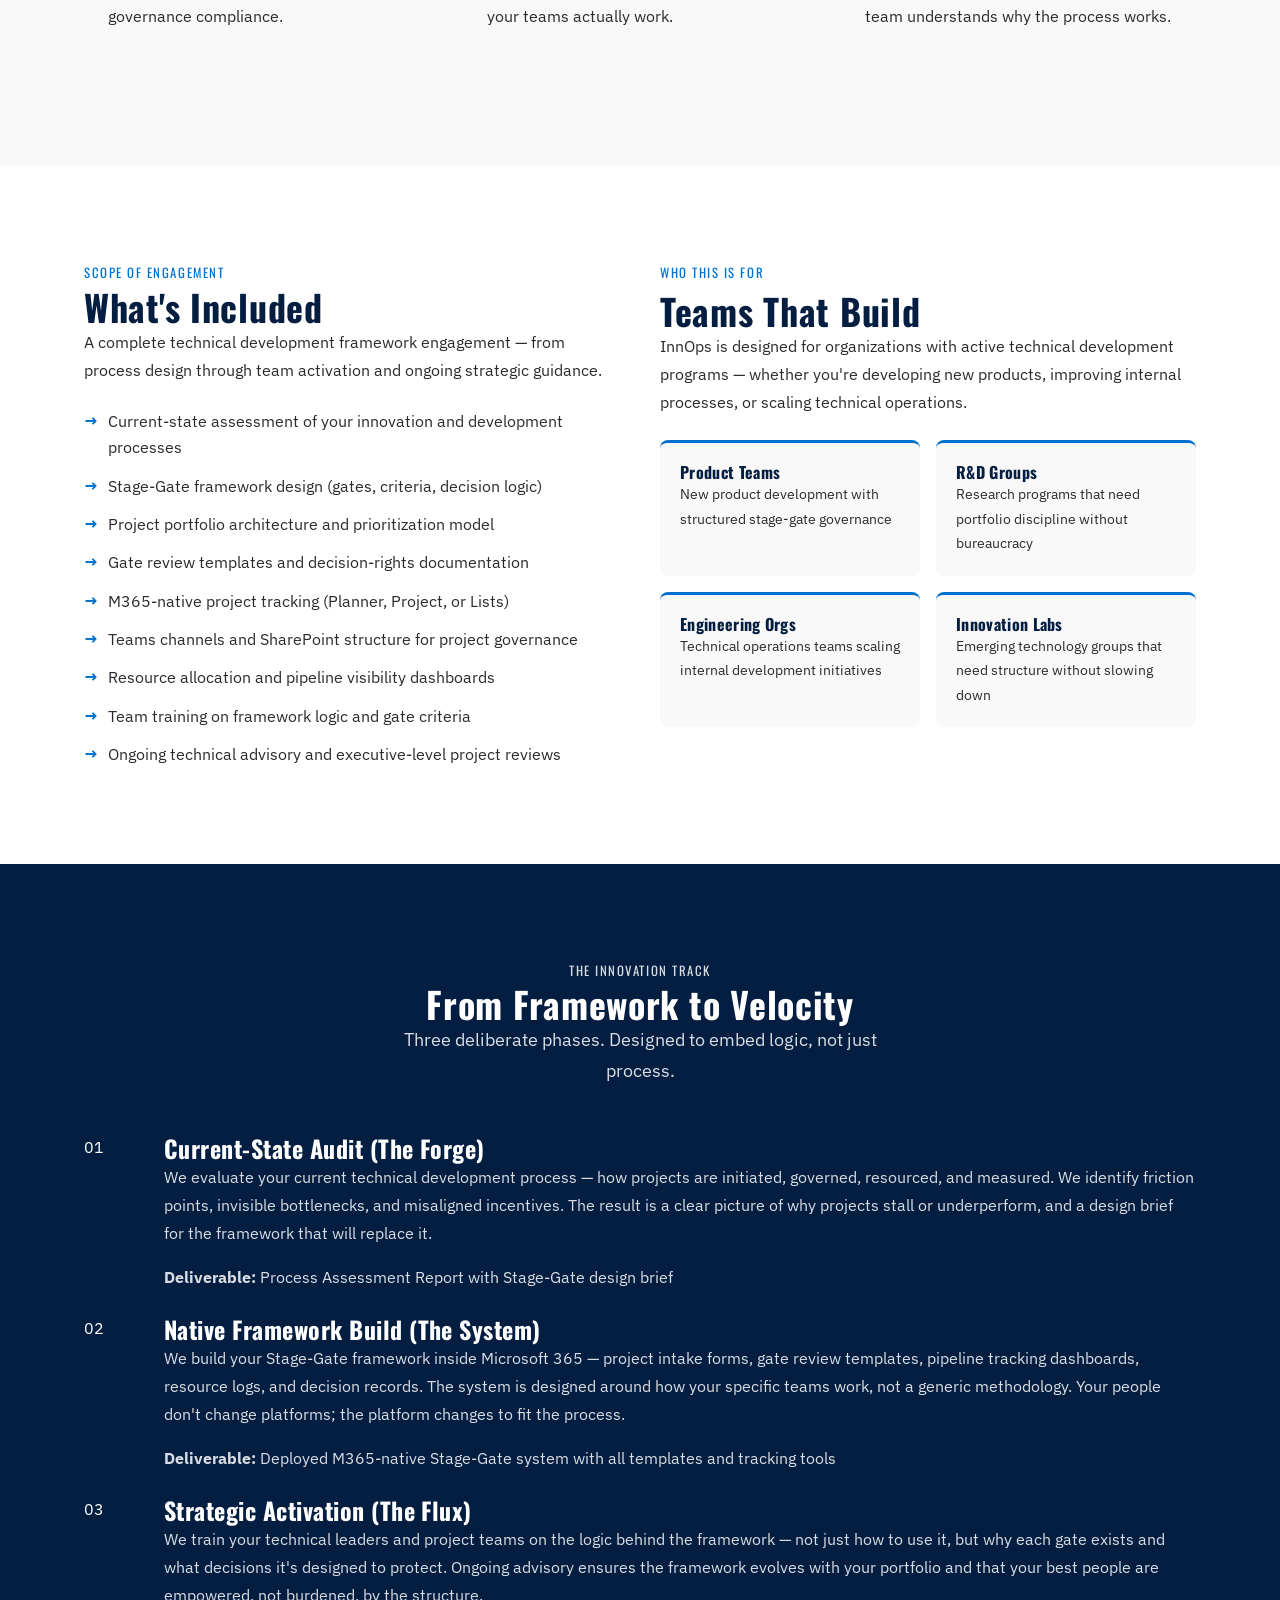
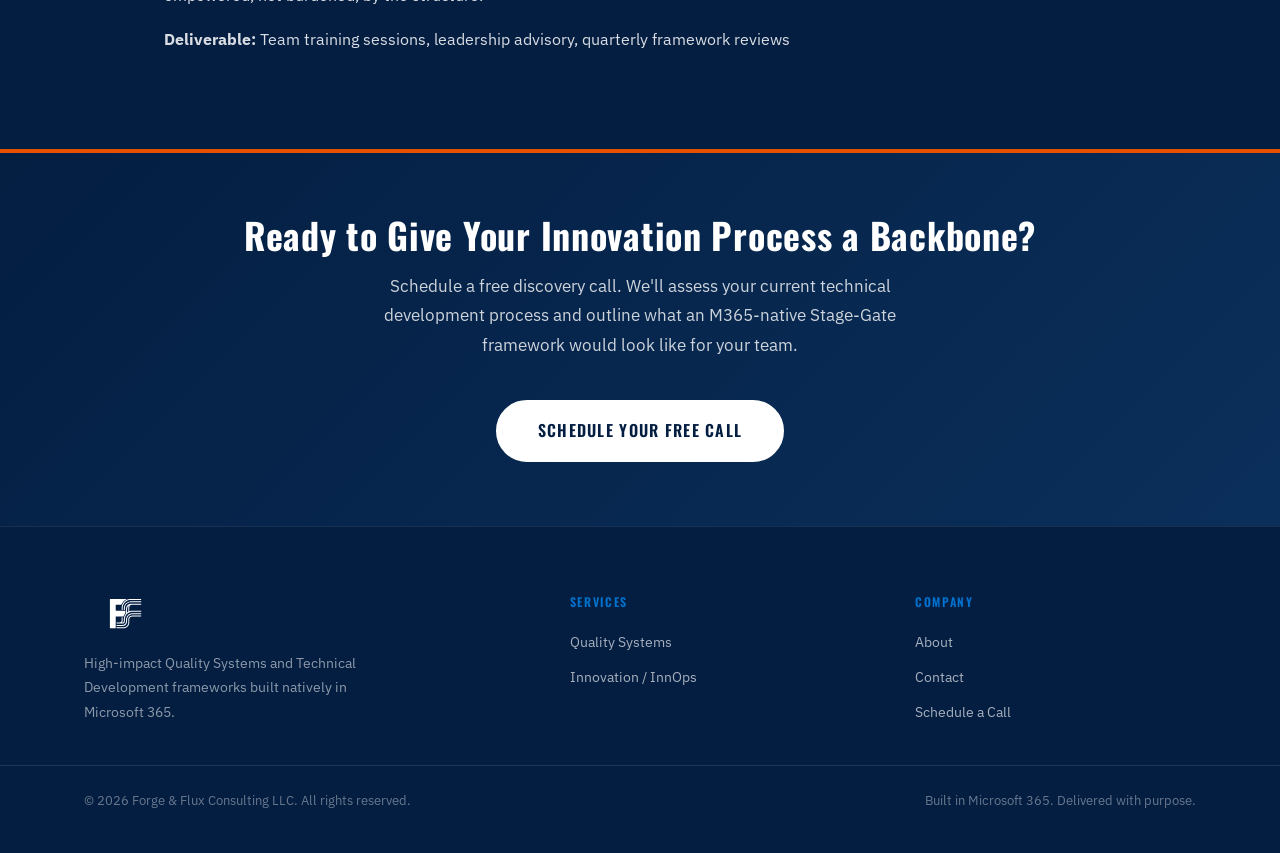
<file: innovation.html>
<!DOCTYPE html>
<html lang="en">
<head>
  <meta charset="UTF-8" />
  <meta name="viewport" content="width=device-width, initial-scale=1.0" />
  <title>Technical Development &amp; InnOps | Forge &amp; Flux Consulting</title>
  <meta name="description" content="Stage-Gate and InnOps frameworks built natively in Microsoft 365 — standardized technical development logic that empowers your innovators without the micromanagement." />
  <link rel="canonical" href="https://forgefluxconsulting.com/innovation.html" />

  <!-- Favicon -->
  <link rel="icon" href="assets/favicon.ico" />

  <!-- Google Fonts -->
  <link rel="preconnect" href="https://fonts.googleapis.com" />
  <link rel="preconnect" href="https://fonts.gstatic.com" crossorigin />
  <link href="https://fonts.googleapis.com/css2?family=Oswald:wght@400;500;600;700&family=IBM+Plex+Sans:ital,wght@0,400;0,500;0,600;1,400&display=swap" rel="stylesheet" />

  <!-- Calendly -->
  <link href="https://assets.calendly.com/assets/external/widget.css" rel="stylesheet" />
  <script src="https://assets.calendly.com/assets/external/widget.js" async></script>

  <!-- Shared styles -->
  <link rel="stylesheet" href="css/style.css" />
</head>
<body>

  <!-- ============================================================
       NAVIGATION
  ============================================================ -->
  <nav class="site-nav" role="navigation" aria-label="Main navigation">
    <div class="nav-inner container">
      <a href="index.html" class="nav-logo" aria-label="Forge &amp; Flux Consulting — Home">
        <img src="assets/logo.svg" alt="Forge &amp; Flux Consulting" height="40" onerror="this.style.display='none';this.nextElementSibling.style.display='inline'" />
        <span class="nav-logo-text" style="display:none">Forge &amp; Flux</span>
      </a>

      <button class="nav-hamburger" aria-label="Open menu" aria-expanded="false" aria-controls="nav-links">
        <span class="bar"></span>
        <span class="bar"></span>
        <span class="bar"></span>
      </button>

      <ul class="nav-links" id="nav-links" role="list">
        <li><a href="index.html">Home</a></li>
        <li><a href="quality-systems.html">Quality Systems</a></li>
        <li><a href="innovation.html">Innovation</a></li>
        <li><a href="about.html">About</a></li>
        <li><a href="contact.html">Contact</a></li>
      </ul>

      <a href="#" class="btn btn-primary nav-cta" onclick="openCalendly(); return false;">Schedule a Call</a>
    </div>
  </nav>

  <!-- ============================================================
       PAGE HERO
  ============================================================ -->
  <section class="page-hero" aria-labelledby="page-hero-heading">
    <div class="container">
      <p class="label">Technical Development Logic</p>
      <h1 id="page-hero-heading">Stage-Gate &amp; InnOps Frameworks That Deliver ROI.</h1>
      <p class="lead">Standardized innovation infrastructure that empowers your best technical talent — without the weight of micromanagement or the overhead of new software platforms.</p>
    </div>
  </section>

  <!-- ============================================================
       PROBLEM / SOLUTION
  ============================================================ -->
  <section class="section" aria-labelledby="innops-problem-heading">
    <div class="container">
      <div class="grid-2">
        <div class="problem-box">
          <h2 id="innops-problem-heading">The Innovation Bottleneck</h2>
          <p>Most technical development processes fail in one of three ways:</p>
          <ul>
            <li>Stage-gate systems become bureaucratic tollbooths that slow projects without adding clarity</li>
            <li>Teams execute the process without understanding the "WHY" — so they game the gates instead of using them</li>
            <li>"Star" engineers get buried in documentation overhead instead of doing the work they were hired to do</li>
          </ul>
          <p>The result: projects stall, ROI is unrealized, and your most talented people quietly disengage.</p>
        </div>
        <div class="solution-box">
          <h2>The InnOps Approach</h2>
          <p>We build a Stage-Gate "scaffold" directly inside Microsoft 365 — lightweight enough to move fast, structured enough to protect your investment:</p>
          <ul>
            <li>Gate criteria tied to real business outcomes, not checkbox compliance</li>
            <li>Teams learn the logic behind the framework — not just the forms to fill out</li>
            <li>Project velocity tracked automatically in M365, not in disconnected spreadsheets</li>
            <li>Technical leadership layer that guides without micromanaging</li>
          </ul>
          <p>Your innovators get the structure they need to move confidently — and the autonomy they need to do great work.</p>
        </div>
      </div>
    </div>
  </section>

  <!-- ============================================================
       SERVICE DETAILS
  ============================================================ -->
  <section class="section section--gray" aria-labelledby="innops-details-heading">
    <div class="container">
      <p class="label" style="text-align:center">What We Deliver</p>
      <h2 id="innops-details-heading" style="text-align:center">The Full Picture</h2>
      <p style="text-align:center;max-width:560px;margin:0 auto 3rem" class="lead">From framework design to team activation, here's what a Forge &amp; Flux innovation engagement looks like.</p>

      <div class="detail-grid">
        <div class="detail-card">
          <div class="detail-card__icon" aria-hidden="true">
            <svg width="32" height="32" viewBox="0 0 32 32" fill="none" xmlns="http://www.w3.org/2000/svg">
              <circle cx="16" cy="16" r="6" stroke="currentColor" stroke-width="2" fill="none"/>
              <path d="M16 4v4M16 24v4M4 16h4M24 16h4M7.76 7.76l2.83 2.83M21.41 21.41l2.83 2.83M21.41 10.59l-2.83 2.83M10.59 21.41l-2.83 2.83" stroke="currentColor" stroke-width="2" stroke-linecap="round"/>
            </svg>
          </div>
          <h3>The Focus</h3>
          <p>Standardized frameworks for teams that build, develop, and innovate. We align your technical development process to actual project velocity — not just governance compliance.</p>
        </div>

        <div class="detail-card">
          <div class="detail-card__icon" aria-hidden="true">
            <svg width="32" height="32" viewBox="0 0 32 32" fill="none" xmlns="http://www.w3.org/2000/svg">
              <rect x="4" y="4" width="24" height="24" rx="3" stroke="currentColor" stroke-width="2" fill="none"/>
              <path d="M10 10h12M10 16h8M10 22h5" stroke="currentColor" stroke-width="2" stroke-linecap="round"/>
            </svg>
          </div>
          <h3>The System</h3>
          <p>A Microsoft-native Stage-Gate "scaffold" — project tracking in Planner or Project, gate review templates in SharePoint, decision logs in Teams. Built for the way your teams actually work.</p>
        </div>

        <div class="detail-card">
          <div class="detail-card__icon" aria-hidden="true">
            <svg width="32" height="32" viewBox="0 0 32 32" fill="none" xmlns="http://www.w3.org/2000/svg">
              <path d="M8 24l4-8 4 4 4-12 4 16" stroke="currentColor" stroke-width="2" stroke-linecap="round" stroke-linejoin="round"/>
              <path d="M4 28h24" stroke="currentColor" stroke-width="2" stroke-linecap="round"/>
            </svg>
          </div>
          <h3>The Impact</h3>
          <p>High-level technical leadership that empowers your "stars" without the weight of micromanagement. Projects move faster, ROI is realized earlier, and your team understands why the process works.</p>
        </div>
      </div>
    </div>
  </section>

  <!-- ============================================================
       SCOPE OF WORK
  ============================================================ -->
  <section class="section" aria-labelledby="innops-scope-heading">
    <div class="container">
      <div class="grid-2" style="align-items:start">
        <div>
          <p class="label">Scope of Engagement</p>
          <h2 id="innops-scope-heading">What's Included</h2>
          <p>A complete technical development framework engagement — from process design through team activation and ongoing strategic guidance.</p>
          <ul class="mission-list" style="margin-top:1.5rem">
            <li>Current-state assessment of your innovation and development processes</li>
            <li>Stage-Gate framework design (gates, criteria, decision logic)</li>
            <li>Project portfolio architecture and prioritization model</li>
            <li>Gate review templates and decision-rights documentation</li>
            <li>M365-native project tracking (Planner, Project, or Lists)</li>
            <li>Teams channels and SharePoint structure for project governance</li>
            <li>Resource allocation and pipeline visibility dashboards</li>
            <li>Team training on framework logic and gate criteria</li>
            <li>Ongoing technical advisory and executive-level project reviews</li>
          </ul>
        </div>
        <div>
          <p class="label">Who This Is For</p>
          <h2 style="margin-top:0.25rem">Teams That Build</h2>
          <p>InnOps is designed for organizations with active technical development programs — whether you're developing new products, improving internal processes, or scaling technical operations.</p>
          <div class="detail-grid" style="grid-template-columns:1fr 1fr;gap:1rem;margin-top:1.5rem">
            <div class="detail-card" style="padding:1.25rem">
              <h3 style="font-size:1rem">Product Teams</h3>
              <p style="font-size:0.875rem;margin:0">New product development with structured stage-gate governance</p>
            </div>
            <div class="detail-card" style="padding:1.25rem">
              <h3 style="font-size:1rem">R&amp;D Groups</h3>
              <p style="font-size:0.875rem;margin:0">Research programs that need portfolio discipline without bureaucracy</p>
            </div>
            <div class="detail-card" style="padding:1.25rem">
              <h3 style="font-size:1rem">Engineering Orgs</h3>
              <p style="font-size:0.875rem;margin:0">Technical operations teams scaling internal development initiatives</p>
            </div>
            <div class="detail-card" style="padding:1.25rem">
              <h3 style="font-size:1rem">Innovation Labs</h3>
              <p style="font-size:0.875rem;margin:0">Emerging technology groups that need structure without slowing down</p>
            </div>
          </div>
        </div>
      </div>
    </div>
  </section>

  <!-- ============================================================
       THE INNOVATION PROCESS TRACK
  ============================================================ -->
  <section class="section section--dark" aria-labelledby="innops-process-heading">
    <div class="container">
      <p class="label" style="text-align:center">The Innovation Track</p>
      <h2 id="innops-process-heading" style="text-align:center">From Framework to Velocity</h2>
      <p style="text-align:center;max-width:540px;margin:0 auto 3rem" class="lead">Three deliberate phases. Designed to embed logic, not just process.</p>

      <div class="process-steps">
        <div class="process-step">
          <div class="process-step__num" aria-hidden="true">01</div>
          <div class="process-step__content">
            <h3>Current-State Audit <span class="process-step__tag">(The Forge)</span></h3>
            <p>We evaluate your current technical development process — how projects are initiated, governed, resourced, and measured. We identify friction points, invisible bottlenecks, and misaligned incentives. The result is a clear picture of why projects stall or underperform, and a design brief for the framework that will replace it.</p>
            <p><strong>Deliverable:</strong> Process Assessment Report with Stage-Gate design brief</p>
          </div>
        </div>

        <div class="process-step">
          <div class="process-step__num" aria-hidden="true">02</div>
          <div class="process-step__content">
            <h3>Native Framework Build <span class="process-step__tag">(The System)</span></h3>
            <p>We build your Stage-Gate framework inside Microsoft 365 — project intake forms, gate review templates, pipeline tracking dashboards, resource logs, and decision records. The system is designed around how your specific teams work, not a generic methodology. Your people don't change platforms; the platform changes to fit the process.</p>
            <p><strong>Deliverable:</strong> Deployed M365-native Stage-Gate system with all templates and tracking tools</p>
          </div>
        </div>

        <div class="process-step">
          <div class="process-step__num" aria-hidden="true">03</div>
          <div class="process-step__content">
            <h3>Strategic Activation <span class="process-step__tag">(The Flux)</span></h3>
            <p>We train your technical leaders and project teams on the logic behind the framework — not just how to use it, but why each gate exists and what decisions it's designed to protect. Ongoing advisory ensures the framework evolves with your portfolio and that your best people are empowered, not burdened, by the structure.</p>
            <p><strong>Deliverable:</strong> Team training sessions, leadership advisory, quarterly framework reviews</p>
          </div>
        </div>
      </div>
    </div>
  </section>

  <!-- ============================================================
       CTA BANNER
  ============================================================ -->
  <section class="cta-banner cta-banner--orange" aria-labelledby="innops-cta-heading">
    <div class="container cta-banner__inner">
      <div>
        <h2 id="innops-cta-heading">Ready to Give Your Innovation Process a Backbone?</h2>
        <p>Schedule a free discovery call. We'll assess your current technical development process and outline what an M365-native Stage-Gate framework would look like for your team.</p>
      </div>
      <a href="#" class="btn btn-ghost" onclick="openCalendly(); return false;">Schedule Your Free Call</a>
    </div>
  </section>

  <!-- ============================================================
       FOOTER
  ============================================================ -->
  <footer class="footer" role="contentinfo">
    <div class="container footer-inner">
      <div class="footer-brand">
        <a href="index.html" class="nav-logo" aria-label="Forge &amp; Flux Consulting">
          <img src="assets/logo.svg" alt="Forge &amp; Flux Consulting" height="36" onerror="this.style.display='none';this.nextElementSibling.style.display='inline'" />
          <span class="nav-logo-text" style="display:none">Forge &amp; Flux</span>
        </a>
        <p>High-impact Quality Systems and Technical Development frameworks built natively in Microsoft 365.</p>
      </div>
      <nav class="footer-nav" aria-label="Footer navigation">
        <p class="footer-nav__heading">Services</p>
        <ul role="list">
          <li><a href="quality-systems.html">Quality Systems</a></li>
          <li><a href="innovation.html">Innovation / InnOps</a></li>
        </ul>
      </nav>
      <nav class="footer-nav" aria-label="Footer company links">
        <p class="footer-nav__heading">Company</p>
        <ul role="list">
          <li><a href="about.html">About</a></li>
          <li><a href="contact.html">Contact</a></li>
          <li><a href="#" onclick="openCalendly(); return false;">Schedule a Call</a></li>
        </ul>
      </nav>
    </div>
    <div class="footer-bottom">
      <div class="container footer-bottom__inner">
        <p>&copy; <script>document.write(new Date().getFullYear())</script> Forge &amp; Flux Consulting LLC. All rights reserved.</p>
        <p>Built in Microsoft 365. Delivered with purpose.</p>
      </div>
    </div>
  </footer>

  <script src="js/main.js"></script>
</body>
</html>
</file>
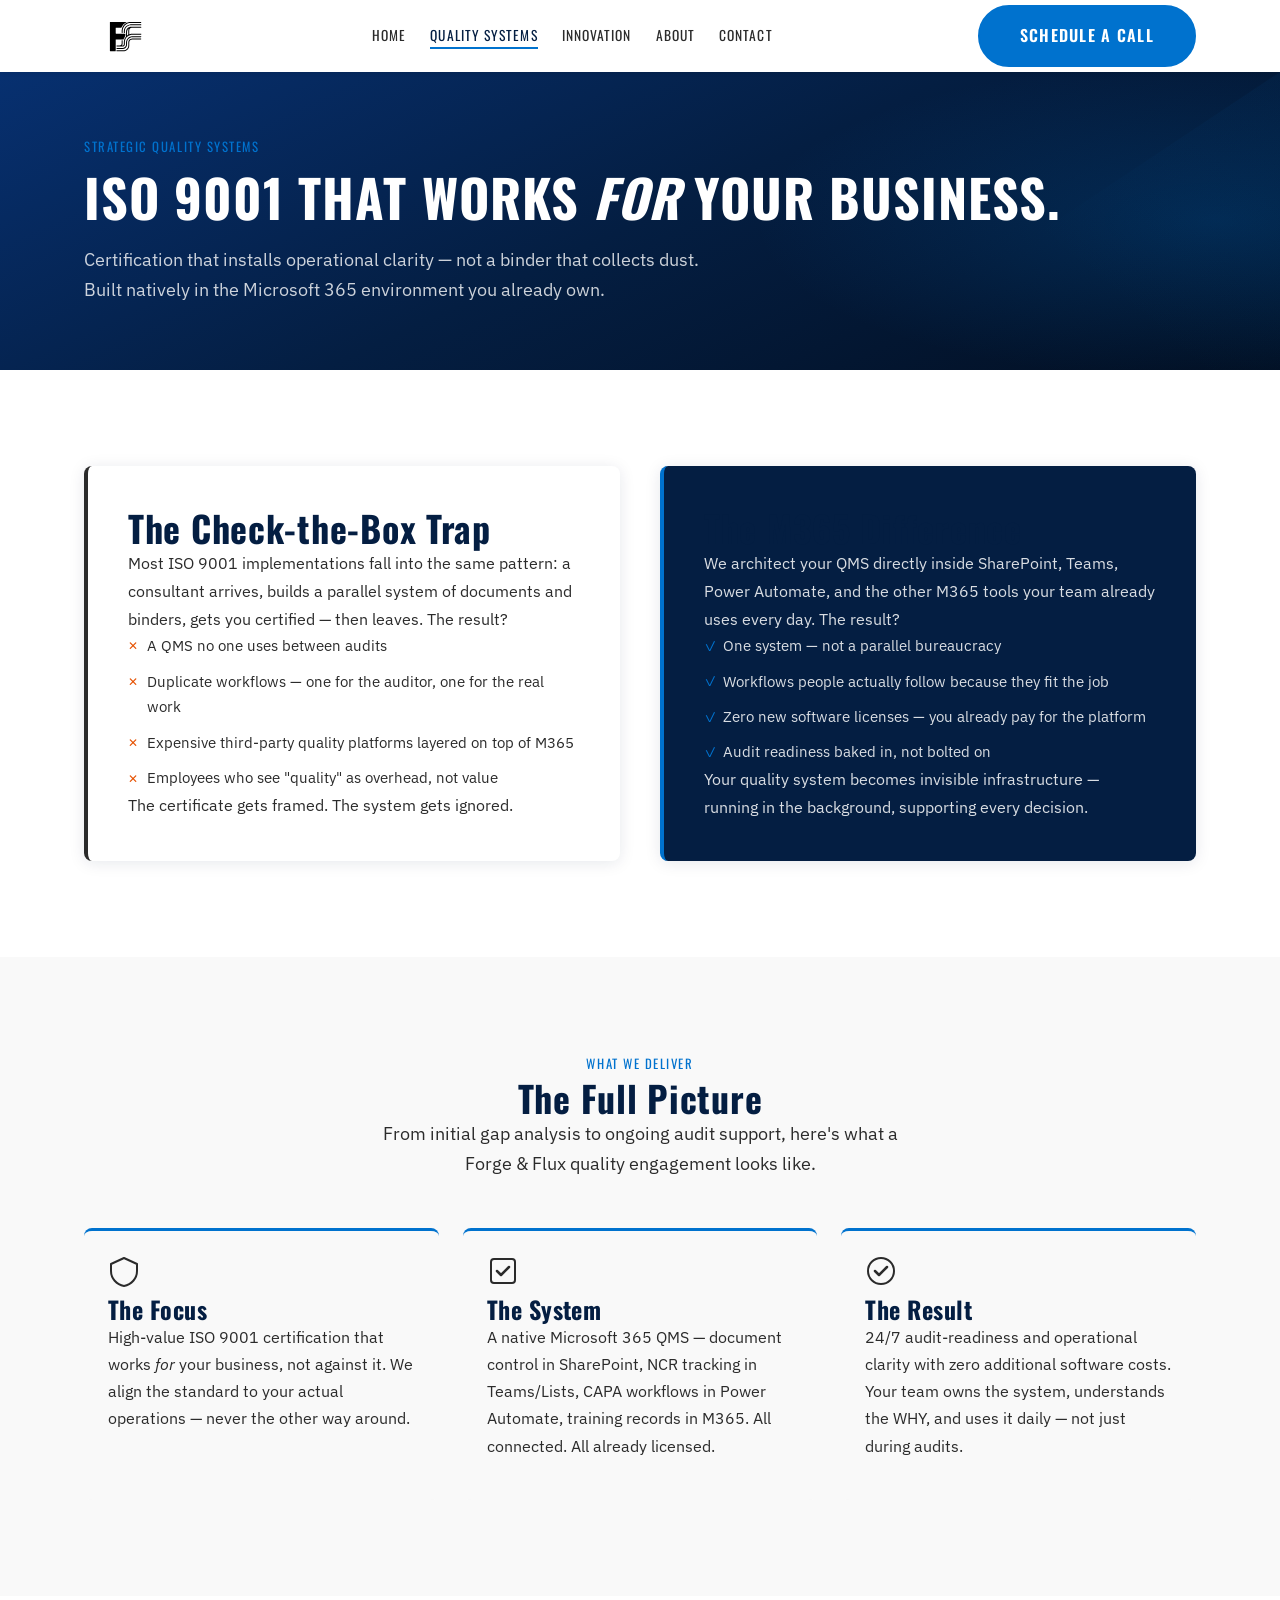
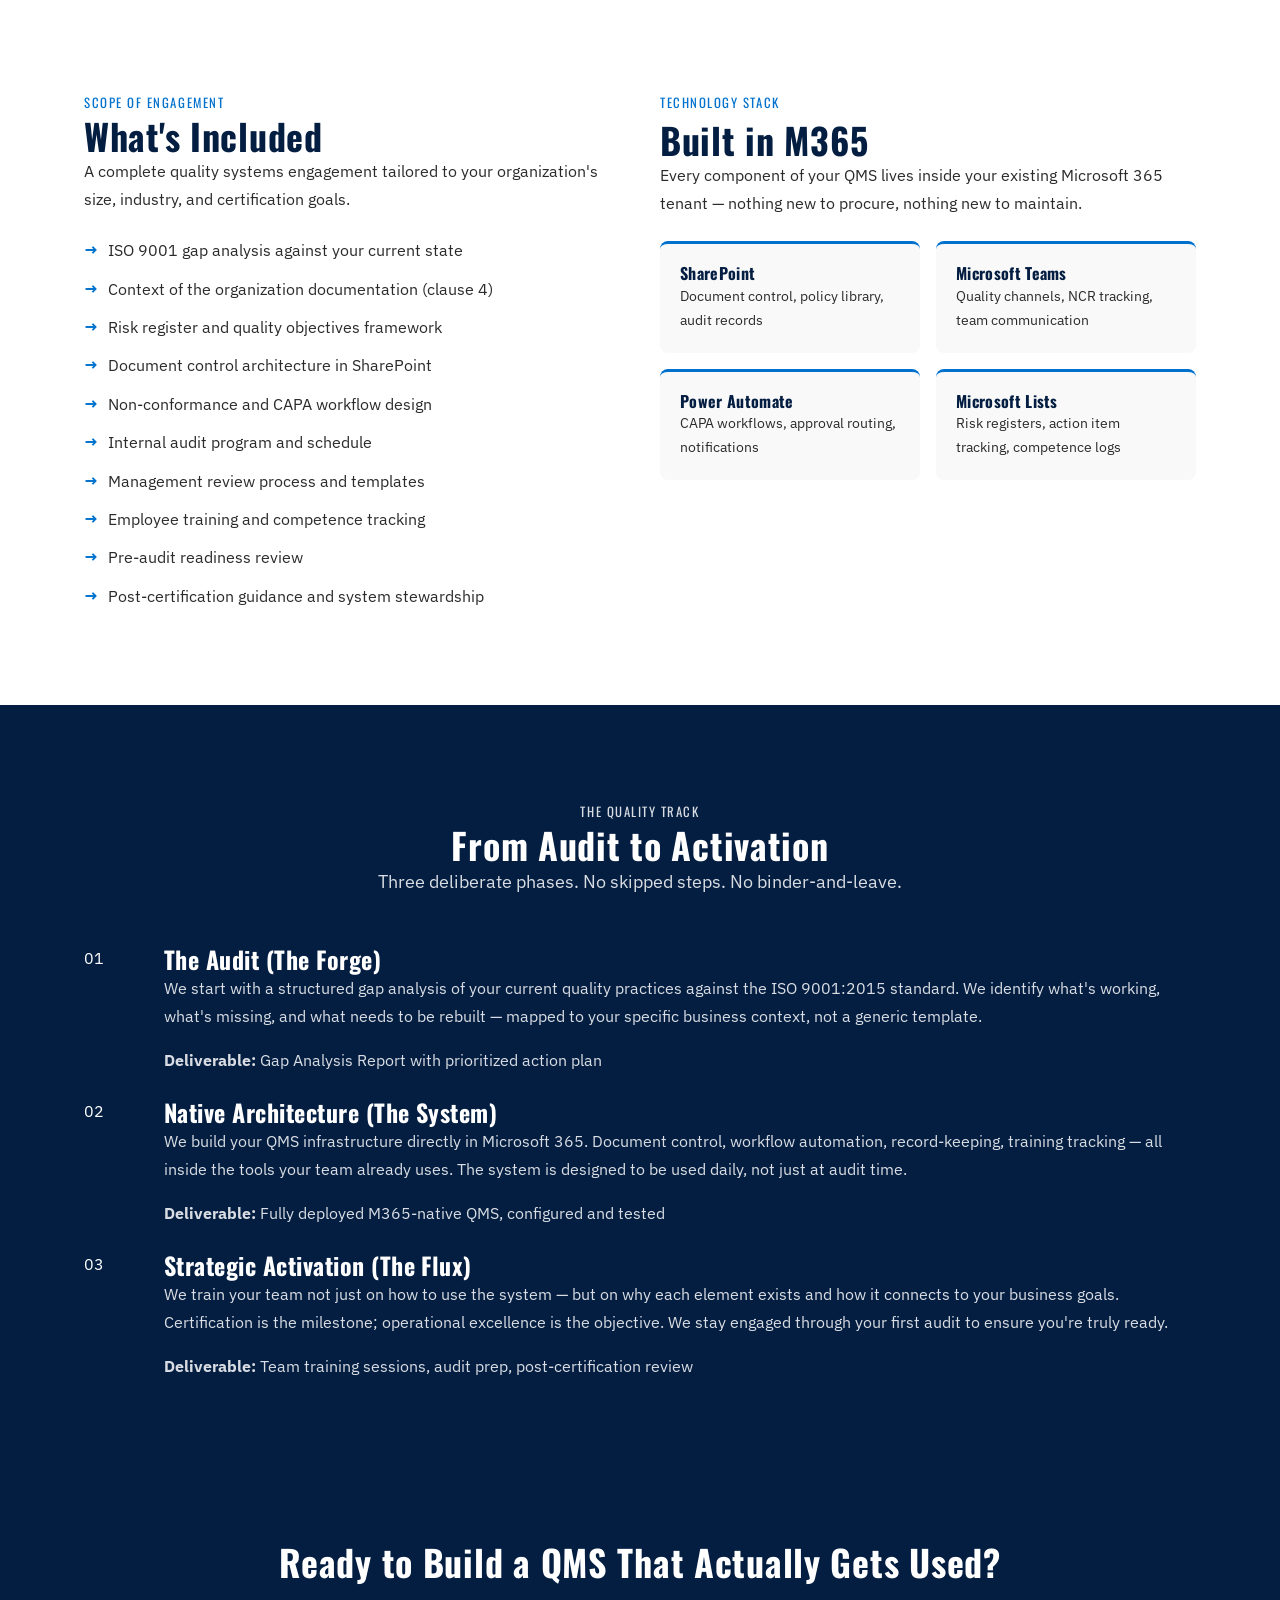
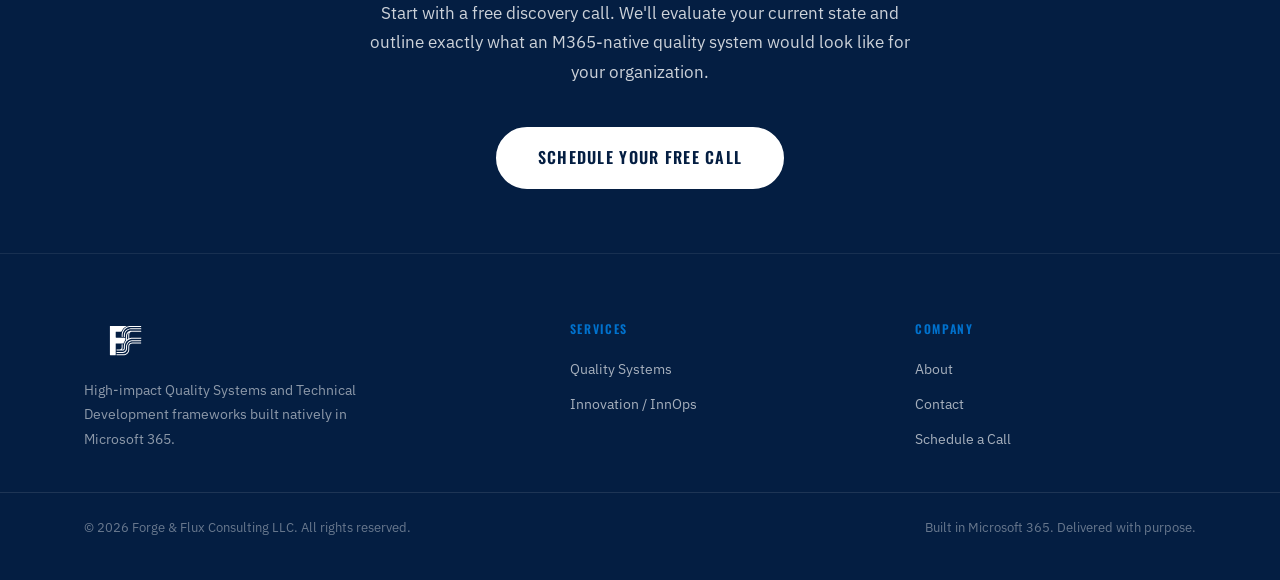
<file: quality-systems.html>
<!DOCTYPE html>
<html lang="en">
<head>
  <meta charset="UTF-8" />
  <meta name="viewport" content="width=device-width, initial-scale=1.0" />
  <title>Strategic Quality Systems | Forge &amp; Flux Consulting</title>
  <meta name="description" content="ISO 9001 certification and QMS architecture built natively in Microsoft 365 — audit-ready, operationally clear, zero additional software costs." />
  <link rel="canonical" href="https://forgefluxconsulting.com/quality-systems.html" />

  <!-- Favicon -->
  <link rel="icon" href="assets/favicon.ico" />

  <!-- Google Fonts -->
  <link rel="preconnect" href="https://fonts.googleapis.com" />
  <link rel="preconnect" href="https://fonts.gstatic.com" crossorigin />
  <link href="https://fonts.googleapis.com/css2?family=Oswald:wght@400;500;600;700&family=IBM+Plex+Sans:ital,wght@0,400;0,500;0,600;1,400&display=swap" rel="stylesheet" />

  <!-- Calendly -->
  <link href="https://assets.calendly.com/assets/external/widget.css" rel="stylesheet" />
  <script src="https://assets.calendly.com/assets/external/widget.js" async></script>

  <!-- Shared styles -->
  <link rel="stylesheet" href="css/style.css" />
</head>
<body>

  <!-- ============================================================
       NAVIGATION
  ============================================================ -->
  <nav class="site-nav" role="navigation" aria-label="Main navigation">
    <div class="nav-inner container">
      <a href="index.html" class="nav-logo" aria-label="Forge &amp; Flux Consulting — Home">
        <img src="assets/logo.svg" alt="Forge &amp; Flux Consulting" height="40" onerror="this.style.display='none';this.nextElementSibling.style.display='inline'" />
        <span class="nav-logo-text" style="display:none">Forge &amp; Flux</span>
      </a>

      <button class="nav-hamburger" aria-label="Open menu" aria-expanded="false" aria-controls="nav-links">
        <span class="bar"></span>
        <span class="bar"></span>
        <span class="bar"></span>
      </button>

      <ul class="nav-links" id="nav-links" role="list">
        <li><a href="index.html">Home</a></li>
        <li><a href="quality-systems.html">Quality Systems</a></li>
        <li><a href="innovation.html">Innovation</a></li>
        <li><a href="about.html">About</a></li>
        <li><a href="contact.html">Contact</a></li>
      </ul>

      <a href="#" class="btn btn-primary nav-cta" onclick="openCalendly(); return false;">Schedule a Call</a>
    </div>
  </nav>

  <!-- ============================================================
       PAGE HERO
  ============================================================ -->
  <section class="page-hero" aria-labelledby="page-hero-heading">
    <div class="container">
      <p class="label">Strategic Quality Systems</p>
      <h1 id="page-hero-heading">ISO 9001 That Works <em>For</em> Your Business.</h1>
      <p class="lead">Certification that installs operational clarity — not a binder that collects dust. Built natively in the Microsoft 365 environment you already own.</p>
    </div>
  </section>

  <!-- ============================================================
       PROBLEM / SOLUTION
  ============================================================ -->
  <section class="section" aria-labelledby="problem-heading">
    <div class="container">
      <div class="grid-2">
        <div class="problem-box">
          <h2 id="problem-heading">The Check-the-Box Trap</h2>
          <p>Most ISO 9001 implementations fall into the same pattern: a consultant arrives, builds a parallel system of documents and binders, gets you certified — then leaves. The result?</p>
          <ul>
            <li>A QMS no one uses between audits</li>
            <li>Duplicate workflows — one for the auditor, one for the real work</li>
            <li>Expensive third-party quality platforms layered on top of M365</li>
            <li>Employees who see "quality" as overhead, not value</li>
          </ul>
          <p>The certificate gets framed. The system gets ignored.</p>
        </div>
        <div class="solution-box">
          <h2>The M365 Difference</h2>
          <p>We architect your QMS directly inside SharePoint, Teams, Power Automate, and the other M365 tools your team already uses every day. The result?</p>
          <ul>
            <li>One system — not a parallel bureaucracy</li>
            <li>Workflows people actually follow because they fit the job</li>
            <li>Zero new software licenses — you already pay for the platform</li>
            <li>Audit readiness baked in, not bolted on</li>
          </ul>
          <p>Your quality system becomes invisible infrastructure — running in the background, supporting every decision.</p>
        </div>
      </div>
    </div>
  </section>

  <!-- ============================================================
       SERVICE DETAILS
  ============================================================ -->
  <section class="section section--gray" aria-labelledby="details-heading">
    <div class="container">
      <p class="label" style="text-align:center">What We Deliver</p>
      <h2 id="details-heading" style="text-align:center">The Full Picture</h2>
      <p style="text-align:center;max-width:560px;margin:0 auto 3rem" class="lead">From initial gap analysis to ongoing audit support, here's what a Forge &amp; Flux quality engagement looks like.</p>

      <div class="detail-grid">
        <div class="detail-card">
          <div class="detail-card__icon" aria-hidden="true">
            <svg width="32" height="32" viewBox="0 0 32 32" fill="none" xmlns="http://www.w3.org/2000/svg">
              <path d="M16 3L29 9v7c0 7.5-5.5 13.5-13 15C8.5 29.5 3 23.5 3 16V9l13-6z" stroke="currentColor" stroke-width="2" stroke-linejoin="round" fill="none"/>
            </svg>
          </div>
          <h3>The Focus</h3>
          <p>High-value ISO 9001 certification that works <em>for</em> your business, not against it. We align the standard to your actual operations — never the other way around.</p>
        </div>

        <div class="detail-card">
          <div class="detail-card__icon" aria-hidden="true">
            <svg width="32" height="32" viewBox="0 0 32 32" fill="none" xmlns="http://www.w3.org/2000/svg">
              <rect x="4" y="4" width="24" height="24" rx="3" stroke="currentColor" stroke-width="2" fill="none"/>
              <path d="M10 16l4 4 8-8" stroke="currentColor" stroke-width="2.5" stroke-linecap="round" stroke-linejoin="round"/>
            </svg>
          </div>
          <h3>The System</h3>
          <p>A native Microsoft 365 QMS — document control in SharePoint, NCR tracking in Teams/Lists, CAPA workflows in Power Automate, training records in M365. All connected. All already licensed.</p>
        </div>

        <div class="detail-card">
          <div class="detail-card__icon" aria-hidden="true">
            <svg width="32" height="32" viewBox="0 0 32 32" fill="none" xmlns="http://www.w3.org/2000/svg">
              <circle cx="16" cy="16" r="13" stroke="currentColor" stroke-width="2" fill="none"/>
              <path d="M10 16l4 4 8-8" stroke="currentColor" stroke-width="2.5" stroke-linecap="round" stroke-linejoin="round"/>
            </svg>
          </div>
          <h3>The Result</h3>
          <p>24/7 audit-readiness and operational clarity with zero additional software costs. Your team owns the system, understands the WHY, and uses it daily — not just during audits.</p>
        </div>
      </div>
    </div>
  </section>

  <!-- ============================================================
       SCOPE OF WORK
  ============================================================ -->
  <section class="section" aria-labelledby="scope-heading">
    <div class="container">
      <div class="grid-2" style="align-items:start">
        <div>
          <p class="label">Scope of Engagement</p>
          <h2 id="scope-heading">What's Included</h2>
          <p>A complete quality systems engagement tailored to your organization's size, industry, and certification goals.</p>
          <ul class="mission-list" style="margin-top:1.5rem">
            <li>ISO 9001 gap analysis against your current state</li>
            <li>Context of the organization documentation (clause 4)</li>
            <li>Risk register and quality objectives framework</li>
            <li>Document control architecture in SharePoint</li>
            <li>Non-conformance and CAPA workflow design</li>
            <li>Internal audit program and schedule</li>
            <li>Management review process and templates</li>
            <li>Employee training and competence tracking</li>
            <li>Pre-audit readiness review</li>
            <li>Post-certification guidance and system stewardship</li>
          </ul>
        </div>
        <div>
          <p class="label">Technology Stack</p>
          <h2 style="margin-top:0.25rem">Built in M365</h2>
          <p>Every component of your QMS lives inside your existing Microsoft 365 tenant — nothing new to procure, nothing new to maintain.</p>
          <div class="detail-grid" style="grid-template-columns:1fr 1fr;gap:1rem;margin-top:1.5rem">
            <div class="detail-card" style="padding:1.25rem">
              <h3 style="font-size:1rem">SharePoint</h3>
              <p style="font-size:0.875rem;margin:0">Document control, policy library, audit records</p>
            </div>
            <div class="detail-card" style="padding:1.25rem">
              <h3 style="font-size:1rem">Microsoft Teams</h3>
              <p style="font-size:0.875rem;margin:0">Quality channels, NCR tracking, team communication</p>
            </div>
            <div class="detail-card" style="padding:1.25rem">
              <h3 style="font-size:1rem">Power Automate</h3>
              <p style="font-size:0.875rem;margin:0">CAPA workflows, approval routing, notifications</p>
            </div>
            <div class="detail-card" style="padding:1.25rem">
              <h3 style="font-size:1rem">Microsoft Lists</h3>
              <p style="font-size:0.875rem;margin:0">Risk registers, action item tracking, competence logs</p>
            </div>
          </div>
        </div>
      </div>
    </div>
  </section>

  <!-- ============================================================
       THE QUALITY PROCESS TRACK
  ============================================================ -->
  <section class="section section--dark" aria-labelledby="quality-process-heading">
    <div class="container">
      <p class="label" style="text-align:center">The Quality Track</p>
      <h2 id="quality-process-heading" style="text-align:center">From Audit to Activation</h2>
      <p style="text-align:center;max-width:540px;margin:0 auto 3rem" class="lead">Three deliberate phases. No skipped steps. No binder-and-leave.</p>

      <div class="process-steps">
        <div class="process-step">
          <div class="process-step__num" aria-hidden="true">01</div>
          <div class="process-step__content">
            <h3>The Audit <span class="process-step__tag">(The Forge)</span></h3>
            <p>We start with a structured gap analysis of your current quality practices against the ISO 9001:2015 standard. We identify what's working, what's missing, and what needs to be rebuilt — mapped to your specific business context, not a generic template.</p>
            <p><strong>Deliverable:</strong> Gap Analysis Report with prioritized action plan</p>
          </div>
        </div>

        <div class="process-step">
          <div class="process-step__num" aria-hidden="true">02</div>
          <div class="process-step__content">
            <h3>Native Architecture <span class="process-step__tag">(The System)</span></h3>
            <p>We build your QMS infrastructure directly in Microsoft 365. Document control, workflow automation, record-keeping, training tracking — all inside the tools your team already uses. The system is designed to be used daily, not just at audit time.</p>
            <p><strong>Deliverable:</strong> Fully deployed M365-native QMS, configured and tested</p>
          </div>
        </div>

        <div class="process-step">
          <div class="process-step__num" aria-hidden="true">03</div>
          <div class="process-step__content">
            <h3>Strategic Activation <span class="process-step__tag">(The Flux)</span></h3>
            <p>We train your team not just on how to use the system — but on why each element exists and how it connects to your business goals. Certification is the milestone; operational excellence is the objective. We stay engaged through your first audit to ensure you're truly ready.</p>
            <p><strong>Deliverable:</strong> Team training sessions, audit prep, post-certification review</p>
          </div>
        </div>
      </div>
    </div>
  </section>

  <!-- ============================================================
       CTA BANNER
  ============================================================ -->
  <section class="cta-banner" aria-labelledby="qs-cta-heading">
    <div class="container cta-banner__inner">
      <div>
        <h2 id="qs-cta-heading">Ready to Build a QMS That Actually Gets Used?</h2>
        <p>Start with a free discovery call. We'll evaluate your current state and outline exactly what an M365-native quality system would look like for your organization.</p>
      </div>
      <a href="#" class="btn btn-ghost" onclick="openCalendly(); return false;">Schedule Your Free Call</a>
    </div>
  </section>

  <!-- ============================================================
       FOOTER
  ============================================================ -->
  <footer class="footer" role="contentinfo">
    <div class="container footer-inner">
      <div class="footer-brand">
        <a href="index.html" class="nav-logo" aria-label="Forge &amp; Flux Consulting">
          <img src="assets/logo.svg" alt="Forge &amp; Flux Consulting" height="36" onerror="this.style.display='none';this.nextElementSibling.style.display='inline'" />
          <span class="nav-logo-text" style="display:none">Forge &amp; Flux</span>
        </a>
        <p>High-impact Quality Systems and Technical Development frameworks built natively in Microsoft 365.</p>
      </div>
      <nav class="footer-nav" aria-label="Footer navigation">
        <p class="footer-nav__heading">Services</p>
        <ul role="list">
          <li><a href="quality-systems.html">Quality Systems</a></li>
          <li><a href="innovation.html">Innovation / InnOps</a></li>
        </ul>
      </nav>
      <nav class="footer-nav" aria-label="Footer company links">
        <p class="footer-nav__heading">Company</p>
        <ul role="list">
          <li><a href="about.html">About</a></li>
          <li><a href="contact.html">Contact</a></li>
          <li><a href="#" onclick="openCalendly(); return false;">Schedule a Call</a></li>
        </ul>
      </nav>
    </div>
    <div class="footer-bottom">
      <div class="container footer-bottom__inner">
        <p>&copy; <script>document.write(new Date().getFullYear())</script> Forge &amp; Flux Consulting LLC. All rights reserved.</p>
        <p>Built in Microsoft 365. Delivered with purpose.</p>
      </div>
    </div>
  </footer>

  <script src="js/main.js"></script>
</body>
</html>
</file>
<file: css/style.css>
/* ============================================================
   FORGE & FLUX CONSULTING — SHARED STYLESHEET
   Brand guide: Oswald headings / IBM Plex Sans body
   ============================================================ */

/* ------------------------------------------------------------
   GOOGLE FONTS (loaded via <link> in each HTML <head>)
   @import kept here as fallback reference only
   ------------------------------------------------------------ */

/* ------------------------------------------------------------
   CSS CUSTOM PROPERTIES (BRAND TOKENS)
   ------------------------------------------------------------ */
:root {
  /* Colors */
  --forge-navy:    #041E42;
  --flux-blue:     #0072CE;
  --iron-slate:    #2B2B2B;
  --audit-white:   #F9F9F9;
  --action-orange: #E65100;
  --white:         #FFFFFF;
  --light-gray:    #E8EDF2;
  --mid-gray:      #6B7280;

  /* Typography */
  --font-heading: 'Oswald', sans-serif;
  --font-body:    'IBM Plex Sans', sans-serif;

  /* Spacing scale */
  --space-xs:  0.5rem;
  --space-sm:  1rem;
  --space-md:  1.5rem;
  --space-lg:  2.5rem;
  --space-xl:  4rem;
  --space-2xl: 6rem;

  /* Layout */
  --max-width: 1160px;
  --nav-height: 72px;

  /* Borders & Radius */
  --radius-sm: 4px;
  --radius-md: 8px;
  --border-light: 1px solid var(--light-gray);

  /* Shadows */
  --shadow-card: 0 2px 16px rgba(4, 30, 66, 0.10);
  --shadow-nav:  0 2px 12px rgba(4, 30, 66, 0.18);

  /* Transitions */
  --transition: 0.2s ease;
}

/* ------------------------------------------------------------
   RESET & BASE
   ------------------------------------------------------------ */
*, *::before, *::after {
  box-sizing: border-box;
  margin: 0;
  padding: 0;
}

html {
  scroll-behavior: smooth;
  font-size: 16px;
}

body {
  font-family: var(--font-body);
  color: var(--iron-slate);
  background-color: var(--white);
  line-height: 1.7;
  -webkit-font-smoothing: antialiased;
}

img {
  max-width: 100%;
  height: auto;
  display: block;
}

a {
  color: var(--flux-blue);
  text-decoration: none;
  transition: color var(--transition);
}

a:hover {
  color: var(--forge-navy);
}

ul {
  list-style: none;
}

/* ------------------------------------------------------------
   TYPOGRAPHY
   ------------------------------------------------------------ */
h1, h2, h3, h4 {
  font-family: var(--font-heading);
  font-weight: 700;
  letter-spacing: 0.02em;
  line-height: 1.2;
  color: var(--forge-navy);
}

h1 { font-size: clamp(2rem, 5vw, 3.25rem); text-transform: uppercase; }
h2 { font-size: clamp(1.5rem, 3.5vw, 2.25rem); }
h3 { font-size: clamp(1.15rem, 2.5vw, 1.5rem); }
h4 { font-size: 1rem; text-transform: uppercase; letter-spacing: 0.08em; }

p {
  font-size: 1rem;
  line-height: 1.75;
  color: var(--iron-slate);
}

p + p { margin-top: var(--space-sm); }

.lead {
  font-size: 1.125rem;
  line-height: 1.7;
}

.label {
  font-family: var(--font-heading);
  font-size: 0.8rem;
  text-transform: uppercase;
  letter-spacing: 0.12em;
  color: var(--flux-blue);
}

/* ------------------------------------------------------------
   LAYOUT UTILITIES
   ------------------------------------------------------------ */
.container {
  width: 100%;
  max-width: var(--max-width);
  margin-inline: auto;
  padding-inline: var(--space-md);
}

.section {
  padding-block: var(--space-2xl);
}

.section--dark {
  background-color: var(--forge-navy);
  color: var(--white);
}

.section--dark h1,
.section--dark h2,
.section--dark h3,
.section--dark h4 {
  color: var(--white);
}

.section--dark p {
  color: rgba(255, 255, 255, 0.85);
}

.section--gray {
  background-color: var(--audit-white);
}

.section--blue {
  background-color: var(--flux-blue);
  color: var(--white);
}

.section--blue h1,
.section--blue h2,
.section--blue h3 {
  color: var(--white);
}

.section-header {
  max-width: 680px;
  margin-bottom: var(--space-xl);
}

.section-header.centered {
  margin-inline: auto;
  text-align: center;
}

.section-header .label {
  margin-bottom: var(--space-xs);
  display: block;
}

.section-header h2 {
  margin-bottom: var(--space-sm);
}

.section-header p {
  font-size: 1.05rem;
  color: var(--mid-gray);
}

.section--dark .section-header p {
  color: rgba(255, 255, 255, 0.75);
}

.grid-2 {
  display: grid;
  grid-template-columns: 1fr 1fr;
  gap: var(--space-lg);
}

.grid-3 {
  display: grid;
  grid-template-columns: repeat(3, 1fr);
  gap: var(--space-lg);
}

@media (max-width: 768px) {
  .grid-2,
  .grid-3 {
    grid-template-columns: 1fr;
  }
}

/* ------------------------------------------------------------
   BUTTONS
   ------------------------------------------------------------ */
.btn {
  display: inline-flex;
  align-items: center;
  justify-content: center;
  gap: 0.5rem;
  font-family: var(--font-heading);
  font-size: 1rem;
  font-weight: 600;
  text-transform: uppercase;
  letter-spacing: 0.08em;
  padding: 0.95rem 2.5rem;
  border-radius: 9999px;
  border: 2px solid transparent;
  cursor: pointer;
  transition: background-color var(--transition), color var(--transition), border-color var(--transition), transform var(--transition), box-shadow var(--transition);
  white-space: nowrap;
}

.btn:hover {
  transform: translateY(-1px);
}

.btn:active {
  transform: translateY(0);
}

/* Primary — solid blue pill with white text */
.btn-primary {
  background-color: var(--flux-blue);
  color: var(--white);
  border-color: var(--flux-blue);
}

.btn-primary:hover {
  background-color: #005aaa;
  border-color: #005aaa;
  color: var(--white);
  box-shadow: 0 6px 20px rgba(0, 114, 206, 0.35);
}

/* Secondary — outlined blue pill */
.btn-secondary {
  background-color: transparent;
  color: var(--flux-blue);
  border-color: var(--flux-blue);
}

.btn-secondary:hover {
  background-color: var(--flux-blue);
  border-color: var(--flux-blue);
  color: var(--white);
  box-shadow: 0 6px 20px rgba(0, 114, 206, 0.25);
}

/* Ghost — for dark backgrounds: white pill with navy text */
.btn-ghost {
  background-color: var(--white);
  color: var(--forge-navy);
  border-color: var(--white);
}

.btn-ghost:hover {
  background-color: var(--light-gray);
  border-color: var(--light-gray);
  color: var(--forge-navy);
  box-shadow: 0 4px 16px rgba(4, 30, 66, 0.20);
}

/* Orange accent — solid orange pill */
.btn-orange {
  background-color: var(--action-orange);
  color: var(--white);
  border-color: var(--action-orange);
}

.btn-orange:hover {
  background-color: #bf4300;
  border-color: #bf4300;
  color: var(--white);
  box-shadow: 0 6px 20px rgba(230, 81, 0, 0.30);
}

/* Arrow link */
.link-arrow {
  font-family: var(--font-heading);
  font-size: 0.9rem;
  font-weight: 600;
  text-transform: uppercase;
  letter-spacing: 0.06em;
  color: var(--flux-blue);
  display: inline-flex;
  align-items: center;
  gap: 0.35rem;
  transition: gap var(--transition), color var(--transition);
}

.link-arrow::after {
  content: '→';
}

.link-arrow:hover {
  gap: 0.6rem;
  color: var(--forge-navy);
}

/* ------------------------------------------------------------
   NAVIGATION
   ------------------------------------------------------------ */
.site-nav {
  position: sticky;
  top: 0;
  z-index: 100;
  background-color: var(--white);
  box-shadow: 0 1px 4px rgba(0, 0, 0, 0.10);
  height: var(--nav-height);
}

.nav-inner {
  display: flex;
  align-items: center;
  justify-content: space-between;
  height: 100%;
}

/* Logo */
.nav-logo {
  display: flex;
  align-items: center;
  gap: var(--space-xs);
  text-decoration: none;
  flex-shrink: 0;
}

.nav-logo img {
  height: 44px;
  width: auto;
}

.nav-logo-text {
  font-family: var(--font-heading);
  font-size: 1.15rem;
  font-weight: 700;
  text-transform: uppercase;
  letter-spacing: 0.06em;
  color: var(--forge-navy);
  line-height: 1.1;
}

.nav-logo-text span {
  display: block;
  font-size: 0.6rem;
  letter-spacing: 0.14em;
  color: var(--flux-blue);
  font-weight: 400;
}

/* Nav links */
.nav-links {
  display: flex;
  align-items: center;
  gap: var(--space-md);
}

.nav-links a {
  font-family: var(--font-heading);
  font-size: 0.85rem;
  font-weight: 400;
  text-transform: uppercase;
  letter-spacing: 0.08em;
  color: var(--iron-slate);
  padding-bottom: 2px;
  border-bottom: 2px solid transparent;
  transition: color var(--transition), border-color var(--transition);
}

.nav-links a:hover,
.nav-links a.active {
  color: var(--forge-navy);
  border-bottom-color: var(--flux-blue);
}

/* Nav CTA */
.nav-cta {
  flex-shrink: 0;
}

/* Hamburger */
.nav-hamburger {
  display: none;
  flex-direction: column;
  justify-content: center;
  gap: 5px;
  width: 32px;
  height: 32px;
  background: none;
  border: none;
  cursor: pointer;
  padding: 4px;
}

.nav-hamburger span {
  display: block;
  width: 100%;
  height: 2px;
  background-color: var(--forge-navy);
  border-radius: 2px;
  transition: transform var(--transition), opacity var(--transition);
}

.nav-hamburger.open span:nth-child(1) {
  transform: translateY(7px) rotate(45deg);
}

.nav-hamburger.open span:nth-child(2) {
  opacity: 0;
}

.nav-hamburger.open span:nth-child(3) {
  transform: translateY(-7px) rotate(-45deg);
}

/* Mobile nav */
@media (max-width: 900px) {
  .nav-links {
    display: none;
    position: absolute;
    top: var(--nav-height);
    left: 0;
    right: 0;
    background-color: var(--white);
    flex-direction: column;
    align-items: flex-start;
    padding: var(--space-sm) var(--space-md) var(--space-md);
    gap: 0;
    border-top: 1px solid var(--light-gray);
    box-shadow: 0 8px 24px rgba(0,0,0,0.12);
  }

  .nav-links.open {
    display: flex;
  }

  .nav-links a {
    padding-block: 0.75rem;
    width: 100%;
    border-bottom: 1px solid var(--light-gray);
    font-size: 0.95rem;
    color: var(--iron-slate);
  }

  .nav-links a:last-child {
    border-bottom: none;
  }

  .nav-cta {
    display: none;
  }

  .nav-hamburger {
    display: flex;
  }

  .site-nav {
    position: sticky;
  }
}

/* ------------------------------------------------------------
   HERO
   ------------------------------------------------------------ */
.hero {
  background-color: var(--audit-white);
  padding-block: var(--space-2xl);
  position: relative;
  overflow: hidden;
}

.hero::before,
.hero::after {
  content: none;
}

.hero-inner {
  display: grid;
  grid-template-columns: 1fr 1fr;
  gap: var(--space-xl);
  align-items: center;
}

.hero-content {
  position: relative;
  z-index: 1;
}

.hero h1 {
  color: var(--forge-navy);
  margin-bottom: var(--space-xs);
}

.hero h2 {
  color: var(--iron-slate);
  font-size: clamp(1.1rem, 2.5vw, 1.5rem);
  font-weight: 400;
  margin-bottom: var(--space-md);
  text-transform: none;
  letter-spacing: 0;
}

.hero p {
  color: var(--iron-slate);
  font-size: 1.05rem;
  max-width: 560px;
  margin-bottom: var(--space-lg);
}

.hero .label {
  color: var(--flux-blue);
}

.hero-actions {
  display: flex;
  gap: var(--space-sm);
  flex-wrap: wrap;
  align-items: center;
}

/* Geometric visual */
.hero-visual {
  position: relative;
  height: 440px;
  display: grid;
  grid-template-columns: 1fr 1fr;
  grid-template-rows: 1fr 1fr;
  gap: 10px;
}

.hero-shape {
  border-radius: 0;
}

/* Large gray arch — top-left quadrant, arch pointing up */
.hero-shape--arch {
  background-color: #c8ced8;
  border-radius: 50% 50% 0 0 / 100% 100% 0 0;
  align-self: stretch;
}

/* Navy block — top-right, quarter circle on bottom-left corner */
.hero-shape--navy-tr {
  background-color: var(--forge-navy);
  border-radius: 0 0 0 50%;
}

/* Navy quarter circle — bottom-left, facing up-right */
.hero-shape--navy-bl {
  background-color: var(--forge-navy);
  border-radius: 0 50% 0 0;
}

/* Light gray square — bottom-right */
.hero-shape--gray-br {
  background-color: #d6dce6;
  border-radius: 0;
}

@media (max-width: 900px) {
  .hero-inner {
    grid-template-columns: 1fr;
  }

  .hero-visual {
    height: 260px;
  }
}

/* Page hero (interior pages) */
.page-hero {
  background-color: var(--forge-navy);
  background-image:
    radial-gradient(ellipse 60% 90% at 95% 50%, rgba(0, 114, 206, 0.22) 0%, transparent 60%),
    linear-gradient(155deg, #073070 0%, #041E42 50%, #020f22 100%);
  padding-block: var(--space-xl);
  position: relative;
  overflow: hidden;
}

.page-hero::after {
  content: '';
  position: absolute;
  bottom: 0;
  right: 0;
  width: 35%;
  height: 100%;
  background: linear-gradient(220deg, rgba(0, 114, 206, 0.06) 0%, transparent 55%);
  clip-path: polygon(100% 0, 100% 100%, 0 100%);
  pointer-events: none;
}

.page-hero .label {
  color: var(--flux-blue);
  margin-bottom: var(--space-xs);
  display: block;
}

.page-hero h1 {
  color: var(--white);
  margin-bottom: var(--space-sm);
}

.page-hero p.lead {
  color: rgba(255, 255, 255, 0.80);
  max-width: 640px;
}

/* ------------------------------------------------------------
   PILLAR CARDS
   ------------------------------------------------------------ */
.pillars {
  background-color: var(--audit-white);
}

.pillar-card {
  background-color: var(--white);
  border-radius: var(--radius-md);
  box-shadow: var(--shadow-card);
  padding: var(--space-lg);
  border-top: 4px solid var(--forge-navy);
  display: flex;
  flex-direction: column;
  transition: box-shadow var(--transition), transform var(--transition);
}

.pillar-card:hover {
  box-shadow: 0 6px 28px rgba(4, 30, 66, 0.16);
  transform: translateY(-3px);
}

.pillar-card h3 {
  margin-bottom: var(--space-md);
  color: var(--forge-navy);
}

.pillar-card .pillar-rows {
  flex: 1;
  display: flex;
  flex-direction: column;
  gap: var(--space-sm);
  margin-bottom: var(--space-md);
}

.pillar-row strong {
  font-family: var(--font-heading);
  font-size: 0.8rem;
  text-transform: uppercase;
  letter-spacing: 0.1em;
  color: var(--forge-navy);
  display: block;
  margin-bottom: 2px;
}

.pillar-row p {
  font-size: 0.95rem;
  color: var(--iron-slate);
  margin: 0;
}

.pillar-card .link-arrow {
  margin-top: auto;
}

/* ------------------------------------------------------------
   FOUNDATION BAR
   ------------------------------------------------------------ */
.foundation-bar {
  background-color: var(--flux-blue);
  padding-block: var(--space-md);
  text-align: center;
}

.foundation-bar p {
  font-family: var(--font-heading);
  font-size: clamp(1rem, 2.5vw, 1.35rem);
  font-weight: 600;
  text-transform: uppercase;
  letter-spacing: 0.06em;
  color: var(--white);
  margin: 0;
}

.foundation-bar p span {
  display: block;
  font-family: var(--font-body);
  font-size: 0.9rem;
  font-weight: 400;
  text-transform: none;
  letter-spacing: 0;
  margin-top: 4px;
  color: rgba(255, 255, 255, 0.85);
}

/* ------------------------------------------------------------
   HOW IT WORKS
   ------------------------------------------------------------ */
.how-it-works {
  background-color: var(--white);
}

.steps {
  display: grid;
  grid-template-columns: repeat(3, 1fr);
  gap: var(--space-lg);
  position: relative;
}

/* Connector line between steps */
.steps::before {
  content: '';
  position: absolute;
  top: 36px;
  left: calc(16.67% + 28px);
  right: calc(16.67% + 28px);
  height: 2px;
  background: linear-gradient(to right, var(--forge-navy), var(--flux-blue));
  z-index: 0;
}

.step {
  text-align: center;
  position: relative;
  z-index: 1;
}

.step-icon {
  width: 72px;
  height: 72px;
  border-radius: 50%;
  background-color: var(--forge-navy);
  display: flex;
  align-items: center;
  justify-content: center;
  margin: 0 auto var(--space-md);
  box-shadow: 0 4px 14px rgba(4, 30, 66, 0.25);
}

.step-icon svg {
  width: 32px;
  height: 32px;
  stroke: var(--white);
  fill: none;
  stroke-width: 1.5;
  stroke-linecap: round;
  stroke-linejoin: round;
}

.step-tag {
  font-family: var(--font-heading);
  font-size: 0.72rem;
  text-transform: uppercase;
  letter-spacing: 0.14em;
  color: var(--flux-blue);
  margin-bottom: var(--space-xs);
  display: block;
}

.step h3 {
  font-size: 1.1rem;
  margin-bottom: var(--space-xs);
  color: var(--forge-navy);
}

.step p {
  font-size: 0.95rem;
  color: var(--mid-gray);
}

@media (max-width: 768px) {
  .steps {
    grid-template-columns: 1fr;
    gap: var(--space-md);
  }

  .steps::before {
    display: none;
  }
}

/* ------------------------------------------------------------
   ABOUT TEASER (homepage)
   ------------------------------------------------------------ */
.about-teaser {
  background-color: var(--forge-navy);
}

.about-teaser-inner {
  display: grid;
  grid-template-columns: 1fr 1fr;
  gap: var(--space-xl);
  align-items: center;
}

.about-teaser h2 {
  color: var(--white);
  margin-bottom: var(--space-md);
}

.about-teaser p {
  color: rgba(255, 255, 255, 0.80);
  margin-bottom: var(--space-md);
}

.about-teaser-visual {
  display: grid;
  grid-template-columns: 1fr 1fr;
  gap: var(--space-sm);
}

.about-stat {
  background-color: rgba(255, 255, 255, 0.06);
  border: 1px solid rgba(255, 255, 255, 0.12);
  border-radius: var(--radius-md);
  padding: var(--space-md);
}

.about-stat-number {
  font-family: var(--font-heading);
  font-size: 2rem;
  color: var(--flux-blue);
  line-height: 1;
  margin-bottom: 4px;
}

.about-stat-label {
  font-size: 0.85rem;
  color: rgba(255, 255, 255, 0.7);
  line-height: 1.4;
}

@media (max-width: 768px) {
  .about-teaser-inner {
    grid-template-columns: 1fr;
  }
}

/* ------------------------------------------------------------
   CTA BANNER
   ------------------------------------------------------------ */
.cta-banner {
  background-color: var(--forge-navy);
  padding-block: var(--space-xl);
  text-align: center;
}

.cta-banner h2 {
  color: var(--white);
  margin-bottom: var(--space-sm);
}

.cta-banner p {
  color: rgba(255, 255, 255, 0.8);
  max-width: 540px;
  margin: 0 auto var(--space-lg);
  font-size: 1.05rem;
}

/* Orange accent variant */
.cta-banner--orange {
  background: linear-gradient(135deg, var(--forge-navy) 0%, #0a2f5a 100%);
  position: relative;
  overflow: hidden;
}

.cta-banner--orange::before {
  content: '';
  position: absolute;
  top: 0;
  left: 0;
  right: 0;
  height: 4px;
  background-color: var(--action-orange);
}

/* ------------------------------------------------------------
   PROBLEM / SOLUTION SECTION (service pages)
   ------------------------------------------------------------ */
.problem-solution {
  background-color: var(--audit-white);
}

.problem-box,
.solution-box {
  border-radius: var(--radius-md);
  padding: var(--space-lg);
}

.problem-box {
  background-color: var(--white);
  border-left: 4px solid var(--iron-slate);
  box-shadow: var(--shadow-card);
}

.solution-box {
  background-color: var(--forge-navy);
  border-left: 4px solid var(--flux-blue);
  box-shadow: var(--shadow-card);
}

.solution-box h3,
.solution-box p {
  color: var(--white);
}

.solution-box p {
  color: rgba(255, 255, 255, 0.85);
}

.problem-box h3,
.solution-box h3 {
  font-size: 1rem;
  text-transform: uppercase;
  letter-spacing: 0.1em;
  margin-bottom: var(--space-sm);
}

.problem-box h3 {
  color: var(--iron-slate);
}

.solution-box h3 {
  color: var(--flux-blue);
}

.problem-box ul,
.solution-box ul {
  display: flex;
  flex-direction: column;
  gap: 0.6rem;
}

.problem-box li,
.solution-box li {
  font-size: 0.95rem;
  padding-left: 1.2rem;
  position: relative;
}

.problem-box li::before {
  content: '✕';
  position: absolute;
  left: 0;
  color: var(--action-orange);
  font-size: 0.75rem;
  top: 0.2rem;
}

.solution-box li::before {
  content: '✓';
  position: absolute;
  left: 0;
  color: var(--flux-blue);
  font-size: 0.85rem;
  top: 0.1rem;
}

.solution-box li {
  color: rgba(255, 255, 255, 0.85);
}

/* ------------------------------------------------------------
   SERVICE DETAIL SECTION (service pages)
   ------------------------------------------------------------ */
.service-detail {
  background-color: var(--white);
}

.detail-grid {
  display: grid;
  grid-template-columns: repeat(3, 1fr);
  gap: var(--space-md);
}

.detail-card {
  border-radius: var(--radius-md);
  padding: var(--space-md) var(--space-md) var(--space-lg);
  border-top: 3px solid var(--flux-blue);
  background-color: var(--audit-white);
}

.detail-card .detail-label {
  font-family: var(--font-heading);
  font-size: 0.75rem;
  text-transform: uppercase;
  letter-spacing: 0.14em;
  color: var(--flux-blue);
  margin-bottom: var(--space-xs);
  display: block;
}

.detail-card p {
  font-size: 0.97rem;
  color: var(--iron-slate);
  margin: 0;
}

@media (max-width: 768px) {
  .detail-grid {
    grid-template-columns: 1fr;
  }
}

/* ------------------------------------------------------------
   PROCESS SECTION (service pages — single track)
   ------------------------------------------------------------ */
.process-steps {
  counter-reset: step-counter;
  display: flex;
  flex-direction: column;
  gap: var(--space-md);
}

.process-step {
  display: grid;
  grid-template-columns: 56px 1fr;
  gap: var(--space-md);
  align-items: flex-start;
  counter-increment: step-counter;
}

.process-step-num {
  width: 56px;
  height: 56px;
  border-radius: 50%;
  background-color: var(--forge-navy);
  color: var(--white);
  font-family: var(--font-heading);
  font-size: 1.2rem;
  display: flex;
  align-items: center;
  justify-content: center;
  flex-shrink: 0;
  box-shadow: 0 3px 12px rgba(4, 30, 66, 0.2);
}

.process-step-content h3 {
  font-size: 1.1rem;
  margin-bottom: 0.4rem;
}

.process-step-content p {
  font-size: 0.97rem;
  color: var(--mid-gray);
  margin: 0;
}

/* ------------------------------------------------------------
   ABOUT PAGE — STORY SECTIONS
   ------------------------------------------------------------ */
.story-section {
  background-color: var(--white);
}

.story-section.alt {
  background-color: var(--audit-white);
}

.story-inner {
  max-width: 760px;
  margin-inline: auto;
}

.story-content {
  /* prose wrapper inside story-inner */
}

.story-inner h2 {
  margin-bottom: var(--space-md);
}

.story-inner h3 {
  margin-top: var(--space-lg);
  margin-bottom: var(--space-sm);
  font-size: 1.15rem;
  color: var(--forge-navy);
}

.story-inner p {
  margin-bottom: var(--space-sm);
}

.callout-box {
  margin-block: var(--space-lg);
  padding: var(--space-md) var(--space-lg);
  background-color: var(--forge-navy);
  border-left: 4px solid var(--flux-blue);
  border-radius: 0 var(--radius-md) var(--radius-md) 0;
}

.callout-box p {
  color: rgba(255, 255, 255, 0.9);
  font-size: 1.05rem;
  font-style: italic;
  margin: 0;
}

.mission-list {
  margin-top: var(--space-sm);
  display: flex;
  flex-direction: column;
  gap: 0.75rem;
}

.mission-list li {
  padding-left: 1.5rem;
  position: relative;
  font-size: 0.97rem;
  color: var(--iron-slate);
}

.mission-list li::before {
  content: '→';
  position: absolute;
  left: 0;
  color: var(--flux-blue);
  font-weight: 700;
}

/* ------------------------------------------------------------
   CONTACT PAGE
   ------------------------------------------------------------ */
.contact-layout {
  display: grid;
  grid-template-columns: 1.6fr 1fr;
  gap: var(--space-xl);
  align-items: flex-start;
}

/* Contact page — calendar column */
.contact-calendar h2 {
  margin-bottom: var(--space-md);
}

/* Contact page — sidebar */
.contact-sidebar {
  position: sticky;
  top: calc(var(--nav-height) + var(--space-md));
}

.contact-info-block {
  background-color: var(--white);
  border: 1px solid var(--border-color, #e5e7eb);
  border-radius: var(--radius-md);
  padding: var(--space-md) var(--space-lg);
}

.contact-info-block h3 {
  font-size: 1.05rem;
  color: var(--forge-navy);
  margin-bottom: 0.75rem;
}

.contact-info-block p {
  font-size: 0.95rem;
  color: var(--iron-slate);
  margin-bottom: 0.5rem;
}

.contact-email-link {
  display: inline-flex;
  align-items: center;
  gap: 0.5rem;
  font-weight: 600;
  color: var(--flux-blue);
  text-decoration: none;
  font-size: 0.97rem;
  margin-top: 0.25rem;
}

.contact-email-link:hover {
  text-decoration: underline;
}

.contact-info h2 {
  margin-bottom: var(--space-md);
}

.contact-info p {
  margin-bottom: var(--space-md);
  color: var(--mid-gray);
}

.contact-detail {
  display: flex;
  align-items: flex-start;
  gap: var(--space-sm);
  margin-bottom: var(--space-md);
}

.contact-detail-icon {
  width: 40px;
  height: 40px;
  background-color: var(--forge-navy);
  border-radius: var(--radius-sm);
  display: flex;
  align-items: center;
  justify-content: center;
  flex-shrink: 0;
}

.contact-detail-icon svg {
  width: 20px;
  height: 20px;
  stroke: var(--white);
  fill: none;
  stroke-width: 1.5;
  stroke-linecap: round;
  stroke-linejoin: round;
}

.contact-detail-text strong {
  display: block;
  font-family: var(--font-heading);
  font-size: 0.8rem;
  text-transform: uppercase;
  letter-spacing: 0.1em;
  color: var(--forge-navy);
  margin-bottom: 2px;
}

.contact-detail-text a,
.contact-detail-text span {
  font-size: 0.97rem;
  color: var(--iron-slate);
}

.calendly-wrapper {
  border-radius: var(--radius-md);
  overflow: hidden;
  box-shadow: var(--shadow-card);
  background-color: var(--white);
}

.calendly-inline-widget {
  min-width: 320px;
  height: 700px;
}

@media (max-width: 900px) {
  .contact-layout {
    grid-template-columns: 1fr;
  }

  .contact-sidebar {
    position: static;
  }
}

/* ------------------------------------------------------------
   FOOTER
   ------------------------------------------------------------ */
.footer,
.site-footer {
  background-color: var(--forge-navy);
  padding-block: var(--space-xl) var(--space-lg);
  border-top: 1px solid rgba(255, 255, 255, 0.08);
}

.footer-inner {
  display: grid;
  grid-template-columns: 1.5fr 1fr 1fr;
  gap: var(--space-xl);
  margin-bottom: var(--space-lg);
}

.footer-brand .nav-logo {
  margin-bottom: var(--space-sm);
}

.footer .nav-logo img,
.site-footer .nav-logo img {
  filter: brightness(0) invert(1);
}

.footer-brand p {
  font-size: 0.88rem;
  color: rgba(255, 255, 255, 0.55);
  max-width: 280px;
}

.footer-nav__heading,
.footer-col h4 {
  color: var(--flux-blue);
  font-size: 0.75rem;
  letter-spacing: 0.14em;
  text-transform: uppercase;
  font-family: var(--font-heading);
  font-weight: 600;
  margin-bottom: var(--space-sm);
}

.footer-nav ul,
.footer-col ul {
  display: flex;
  flex-direction: column;
  gap: 0.5rem;
}

.footer-nav a,
.footer-col a {
  font-size: 0.88rem;
  color: rgba(255, 255, 255, 0.65);
  transition: color var(--transition);
}

.footer-nav a:hover,
.footer-col a:hover {
  color: var(--white);
}

.footer-bottom {
  border-top: 1px solid rgba(255, 255, 255, 0.1);
  padding-top: var(--space-md);
}

.footer-bottom__inner,
.footer-bottom > .container {
  display: flex;
  align-items: center;
  justify-content: space-between;
  flex-wrap: wrap;
  gap: var(--space-sm);
}

.footer-bottom p {
  font-size: 0.82rem;
  color: rgba(255, 255, 255, 0.4);
  margin: 0;
}

.footer-bottom a {
  font-size: 0.82rem;
  color: rgba(255, 255, 255, 0.4);
}

.footer-bottom a:hover {
  color: rgba(255, 255, 255, 0.8);
}

@media (max-width: 768px) {
  .footer-inner {
    grid-template-columns: 1fr;
    gap: var(--space-lg);
  }
}

/* ------------------------------------------------------------
   MISCELLANEOUS UTILITIES
   ------------------------------------------------------------ */
.text-center  { text-align: center; }
.text-white   { color: var(--white) !important; }
.text-blue    { color: var(--flux-blue) !important; }
.text-navy    { color: var(--forge-navy) !important; }
.mt-sm        { margin-top: var(--space-sm); }
.mt-md        { margin-top: var(--space-md); }
.mt-lg        { margin-top: var(--space-lg); }
.mb-sm        { margin-bottom: var(--space-sm); }
.mb-md        { margin-bottom: var(--space-md); }
.mb-lg        { margin-bottom: var(--space-lg); }
.sr-only {
  position: absolute;
  width: 1px;
  height: 1px;
  overflow: hidden;
  clip: rect(0,0,0,0);
  white-space: nowrap;
}
</file>
